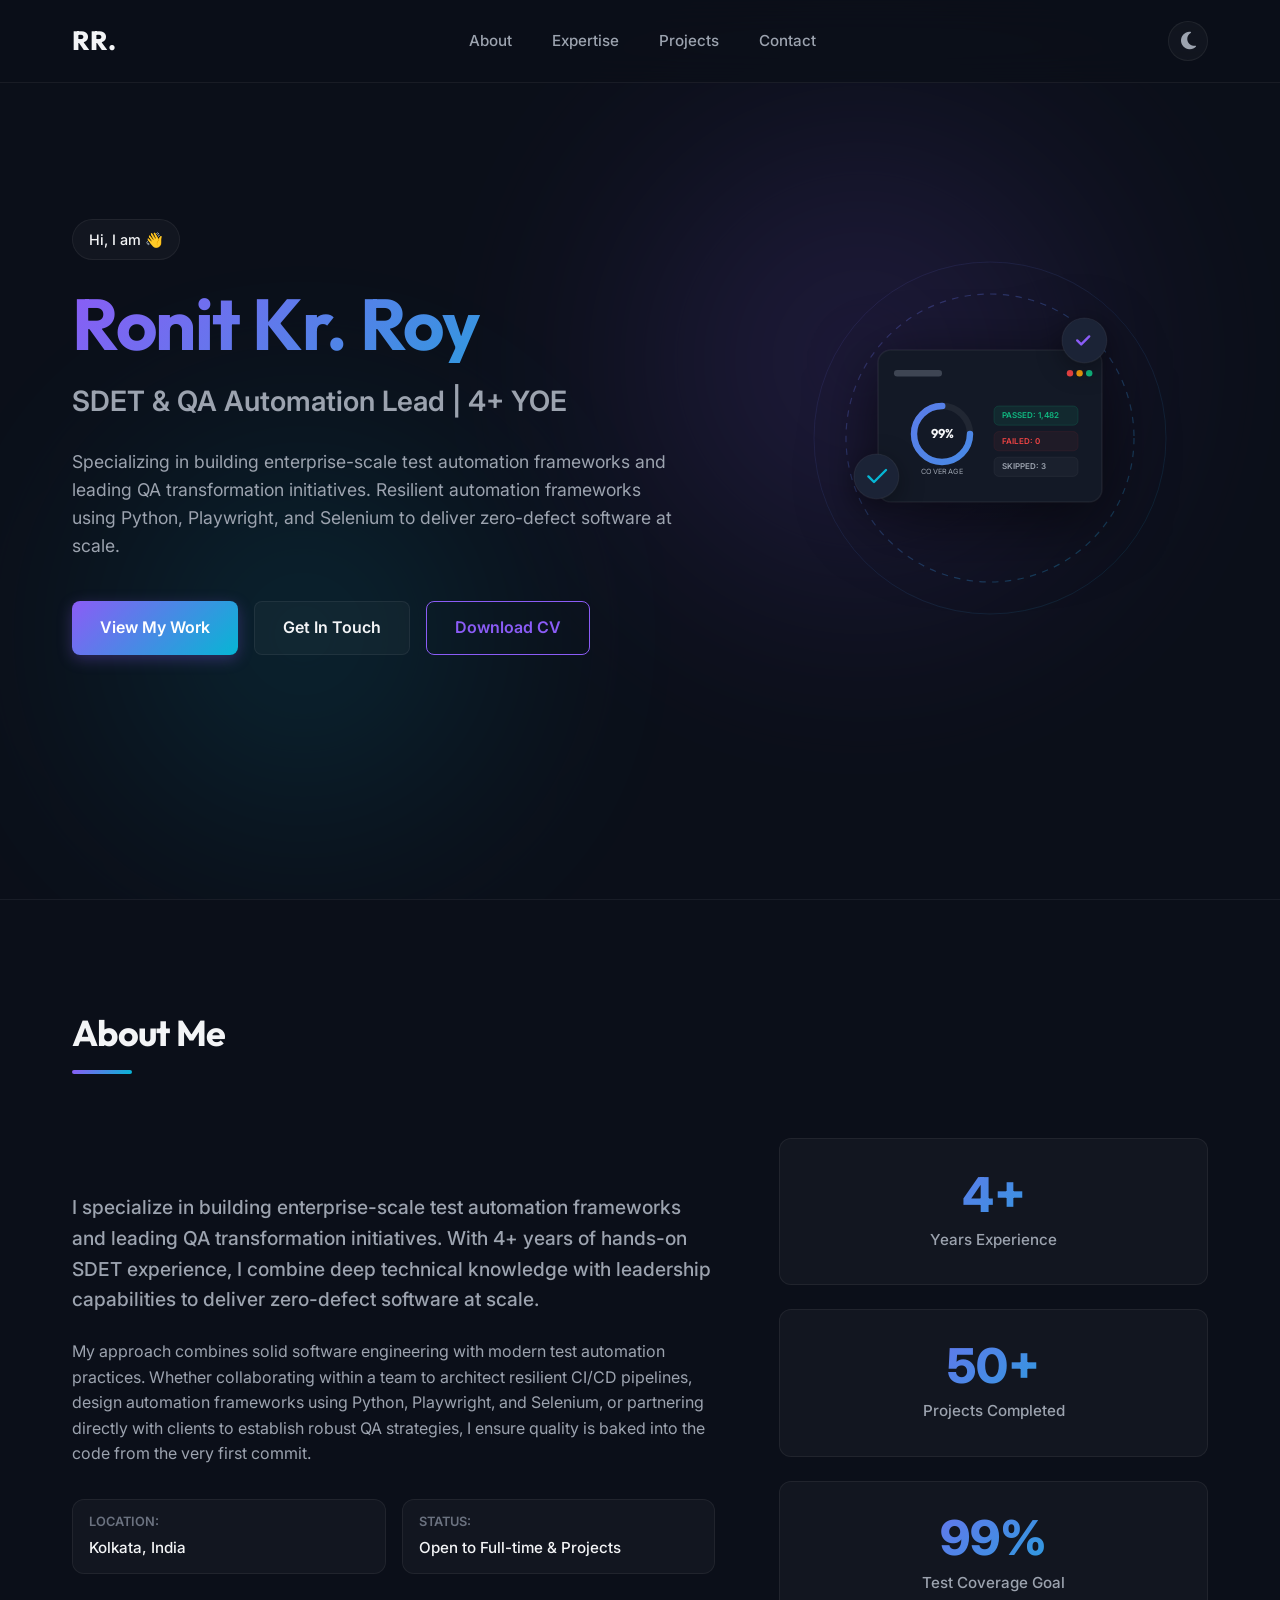
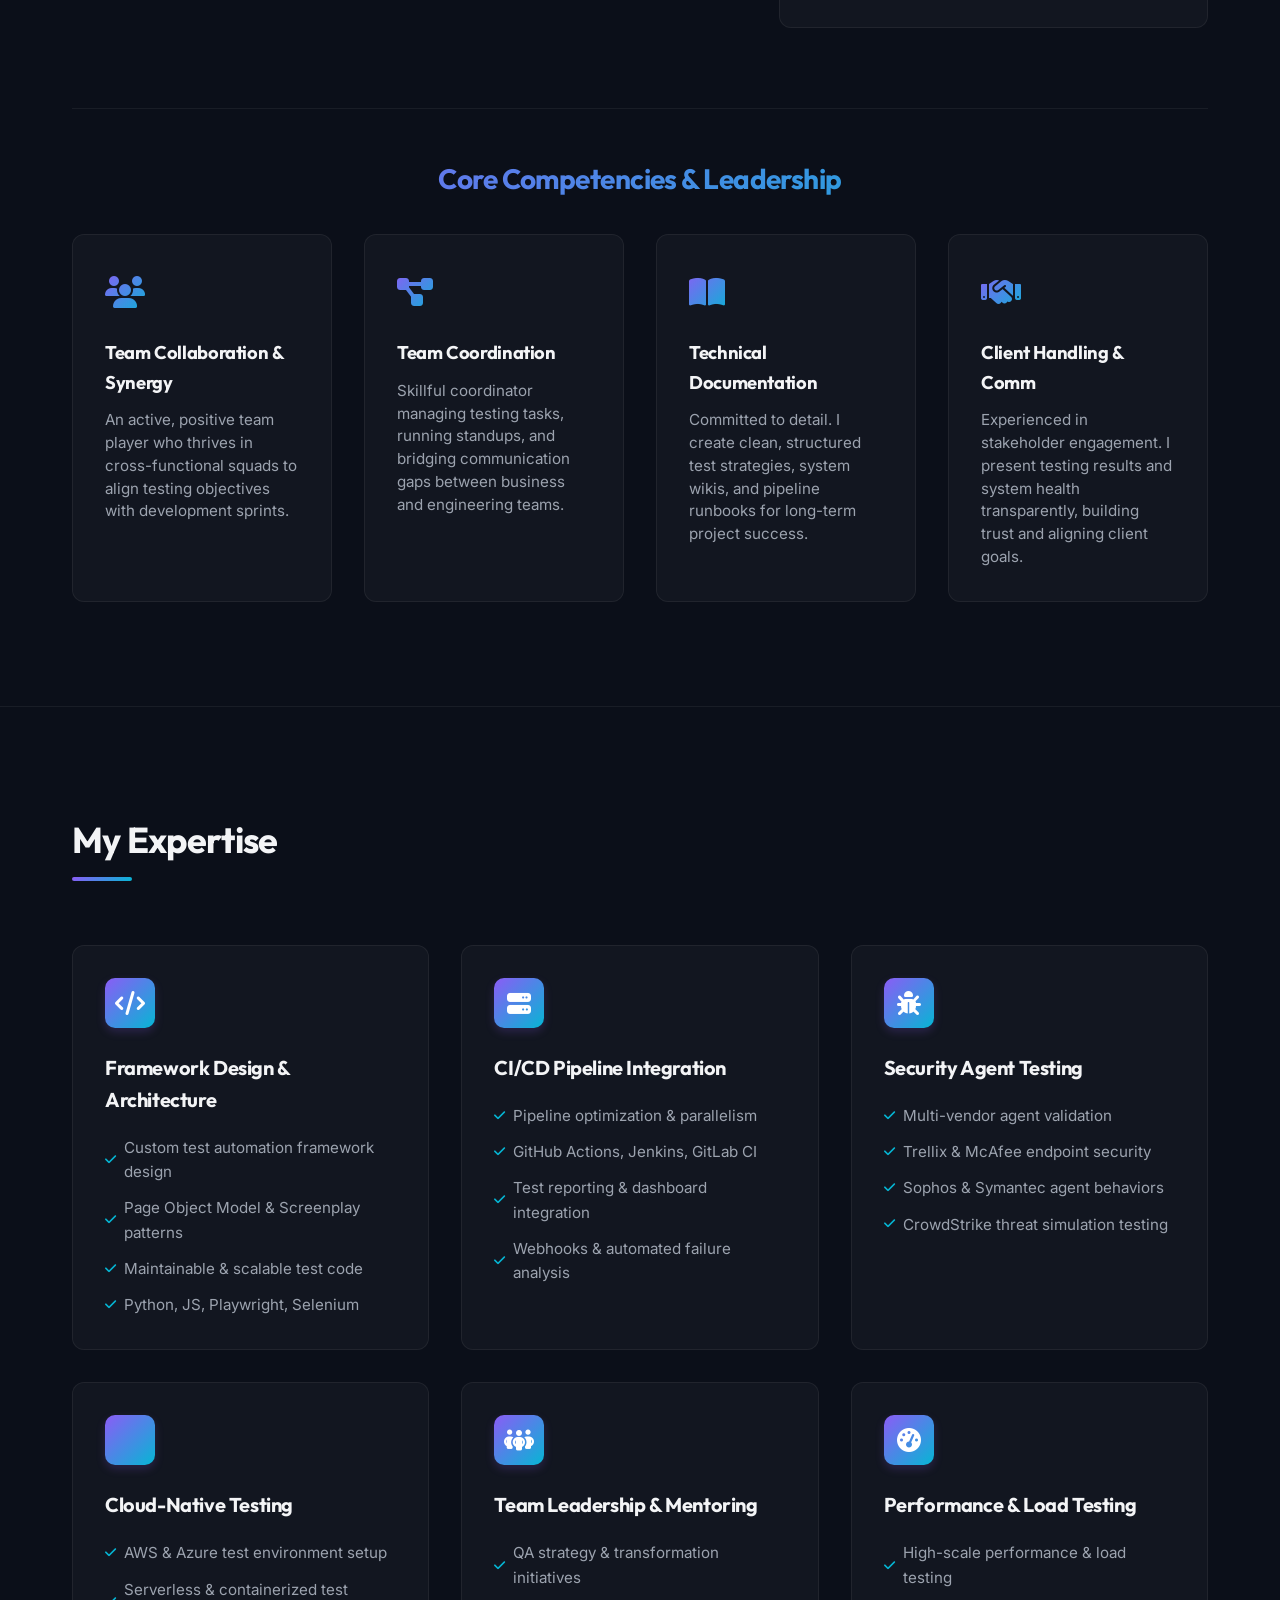
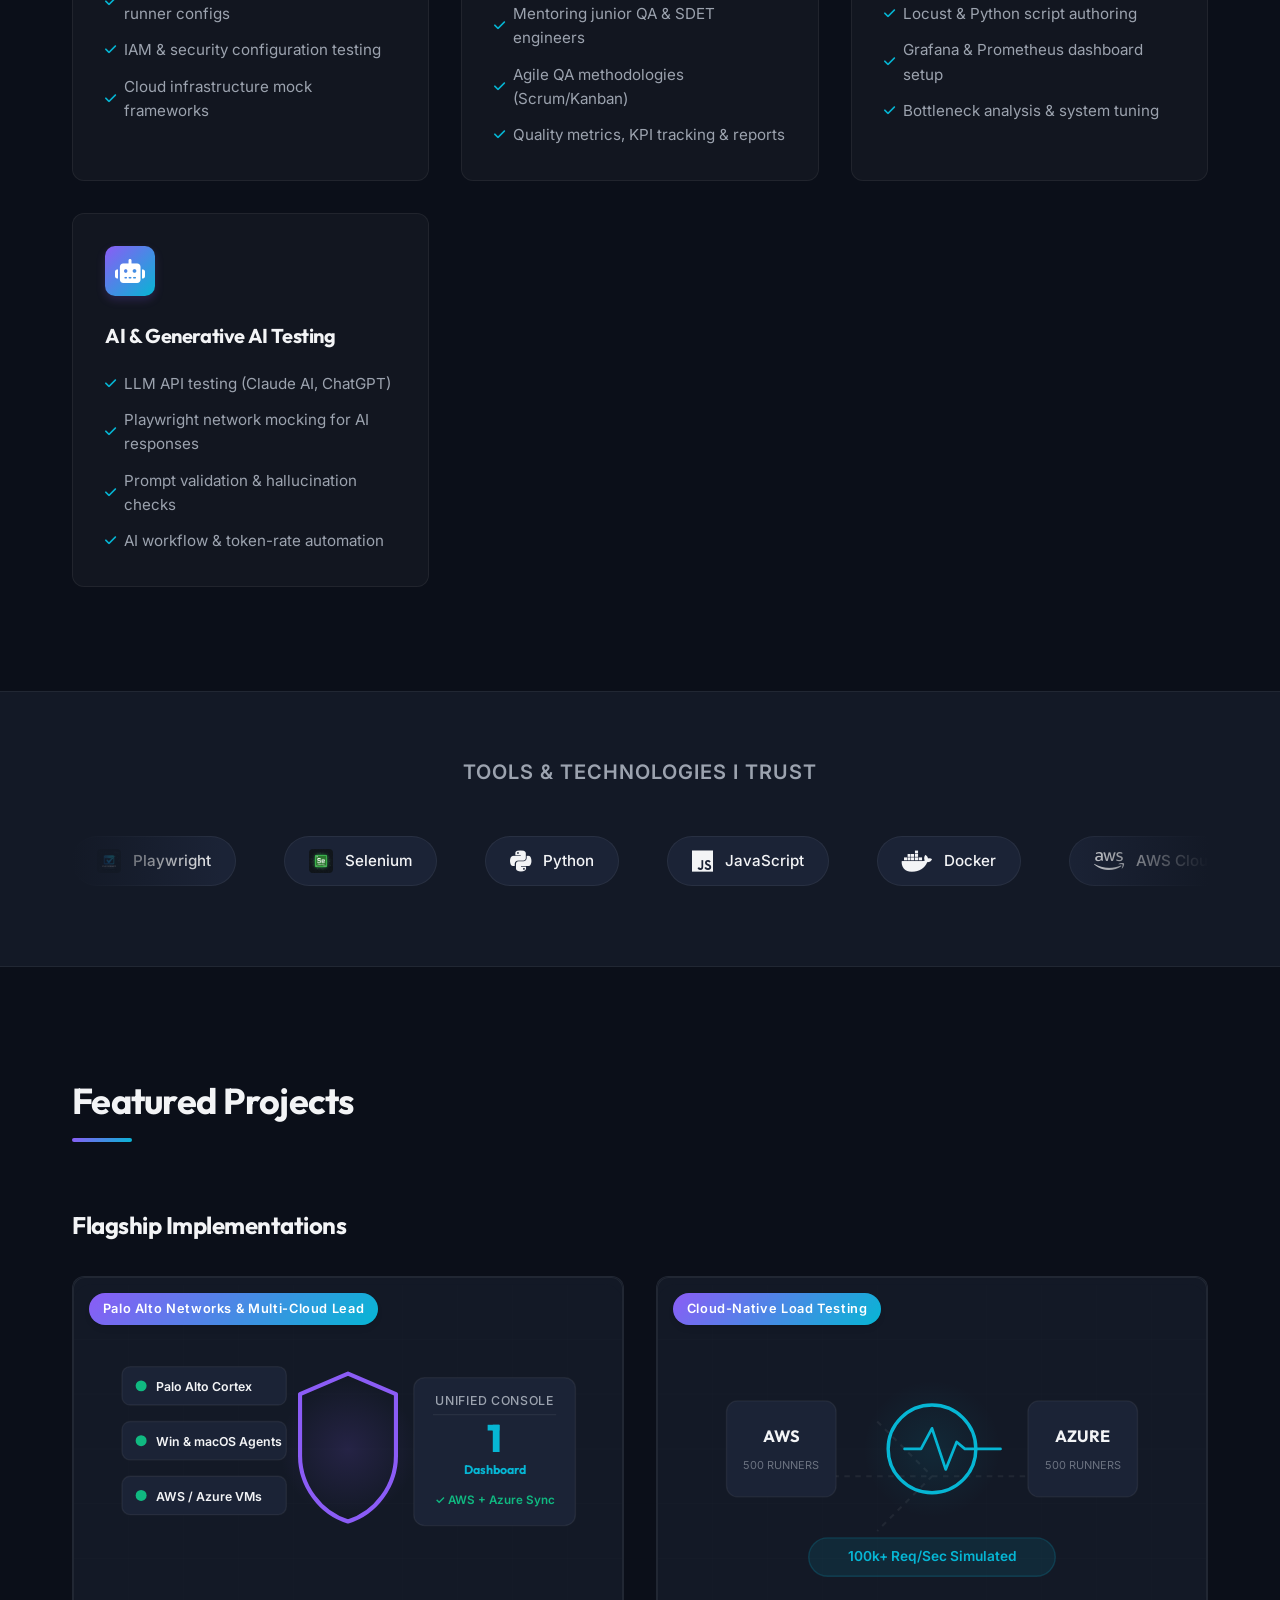
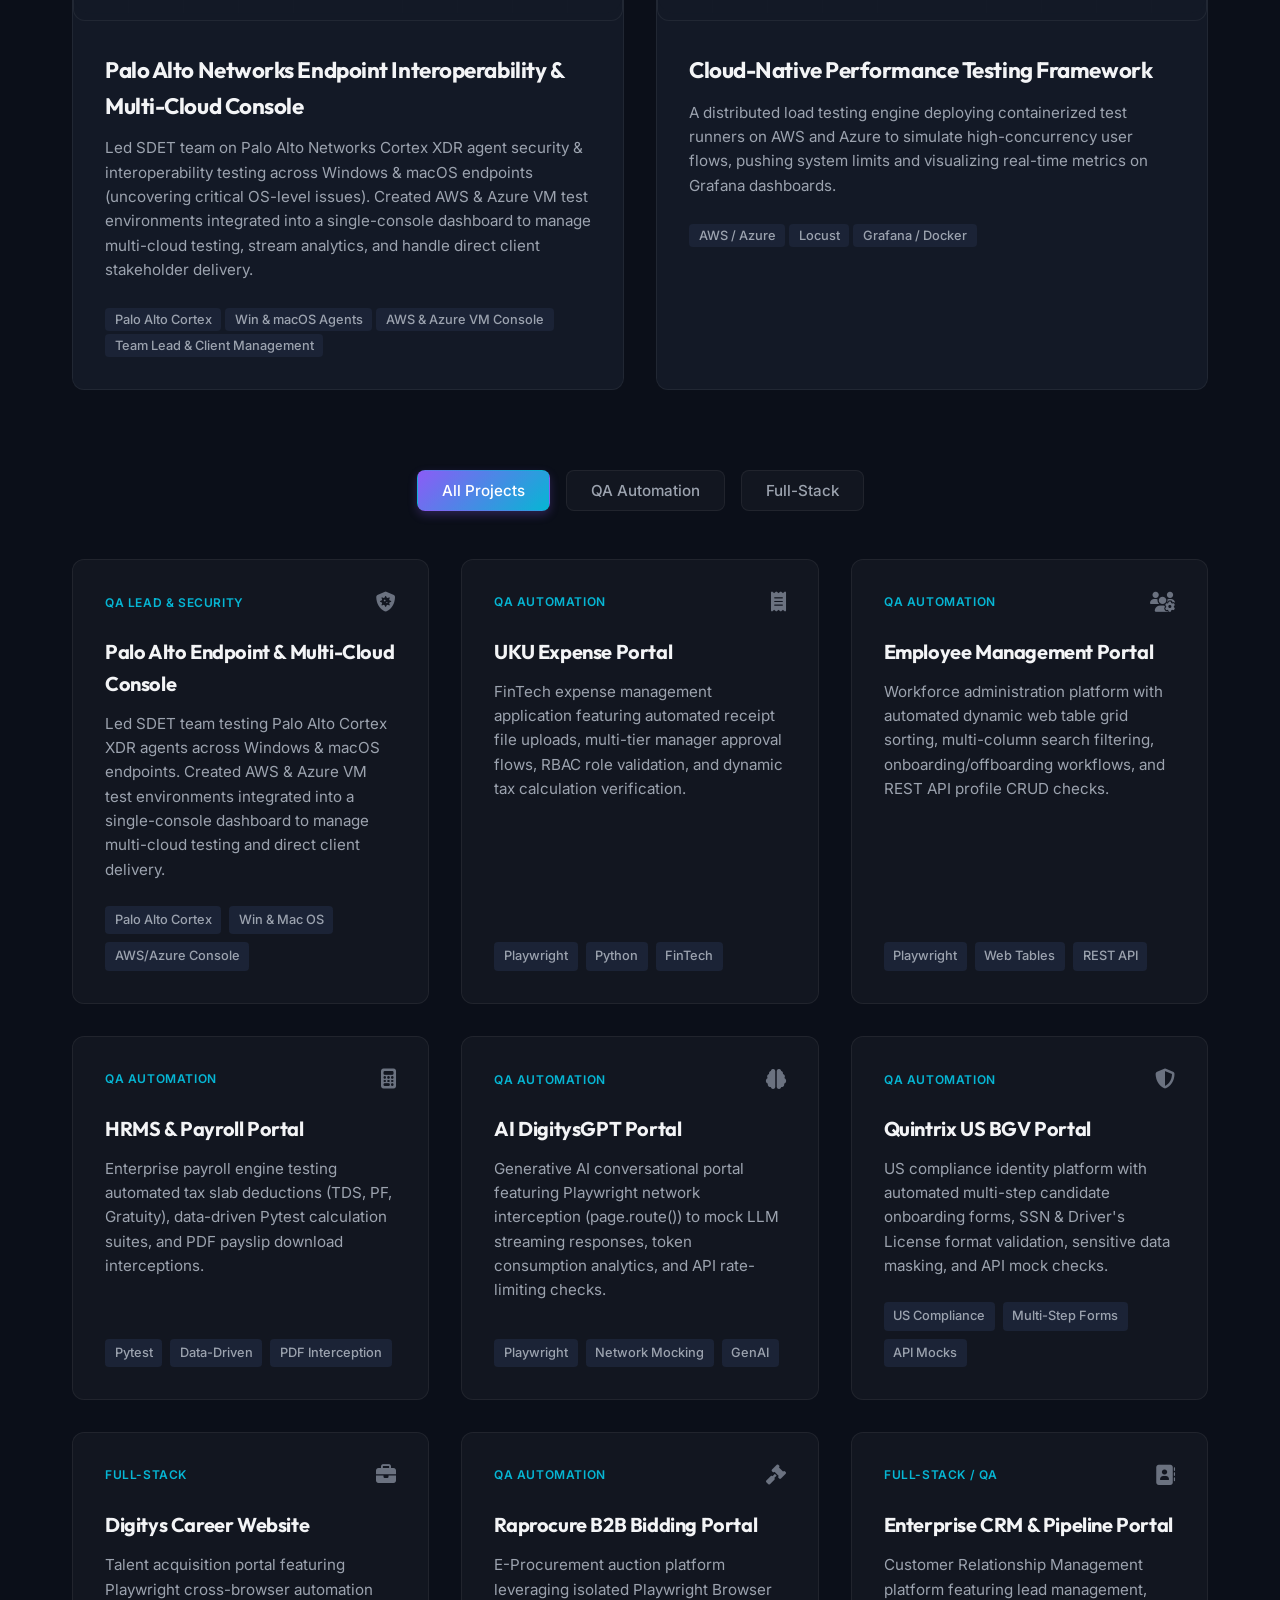
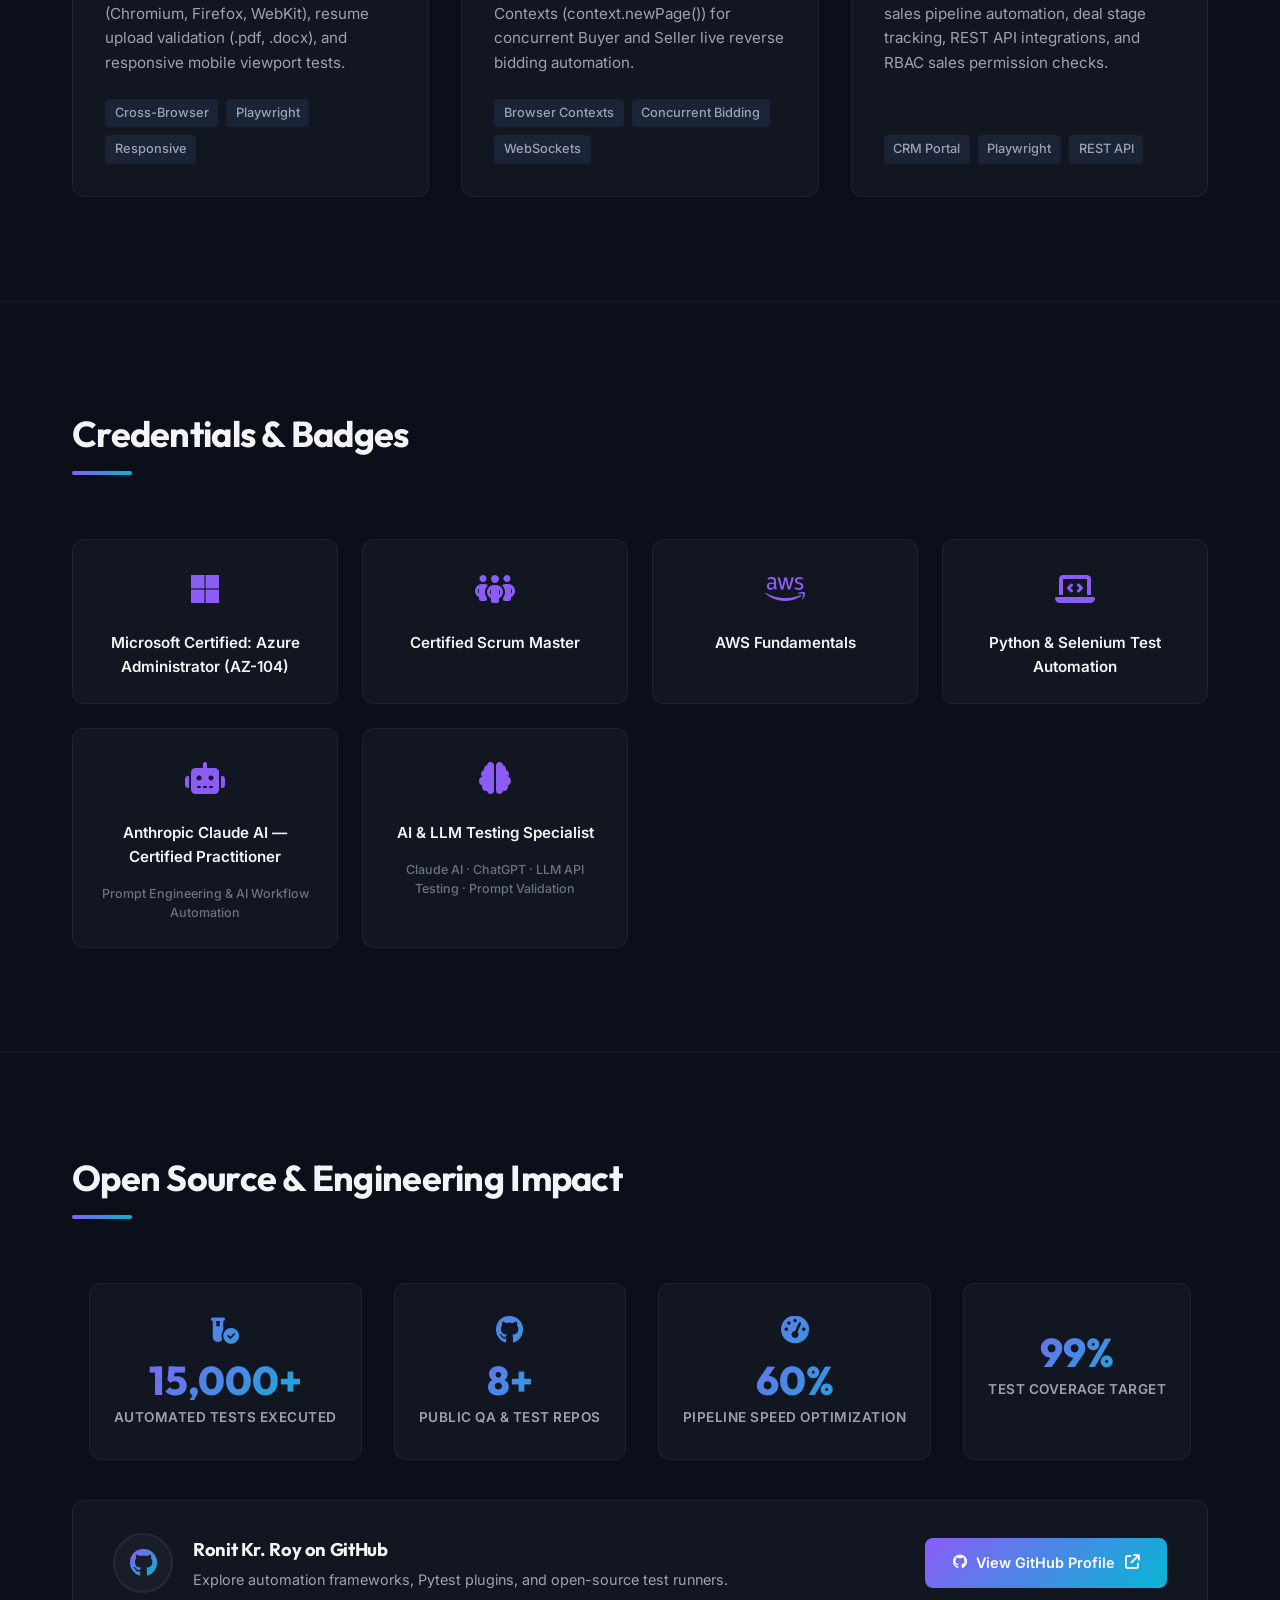
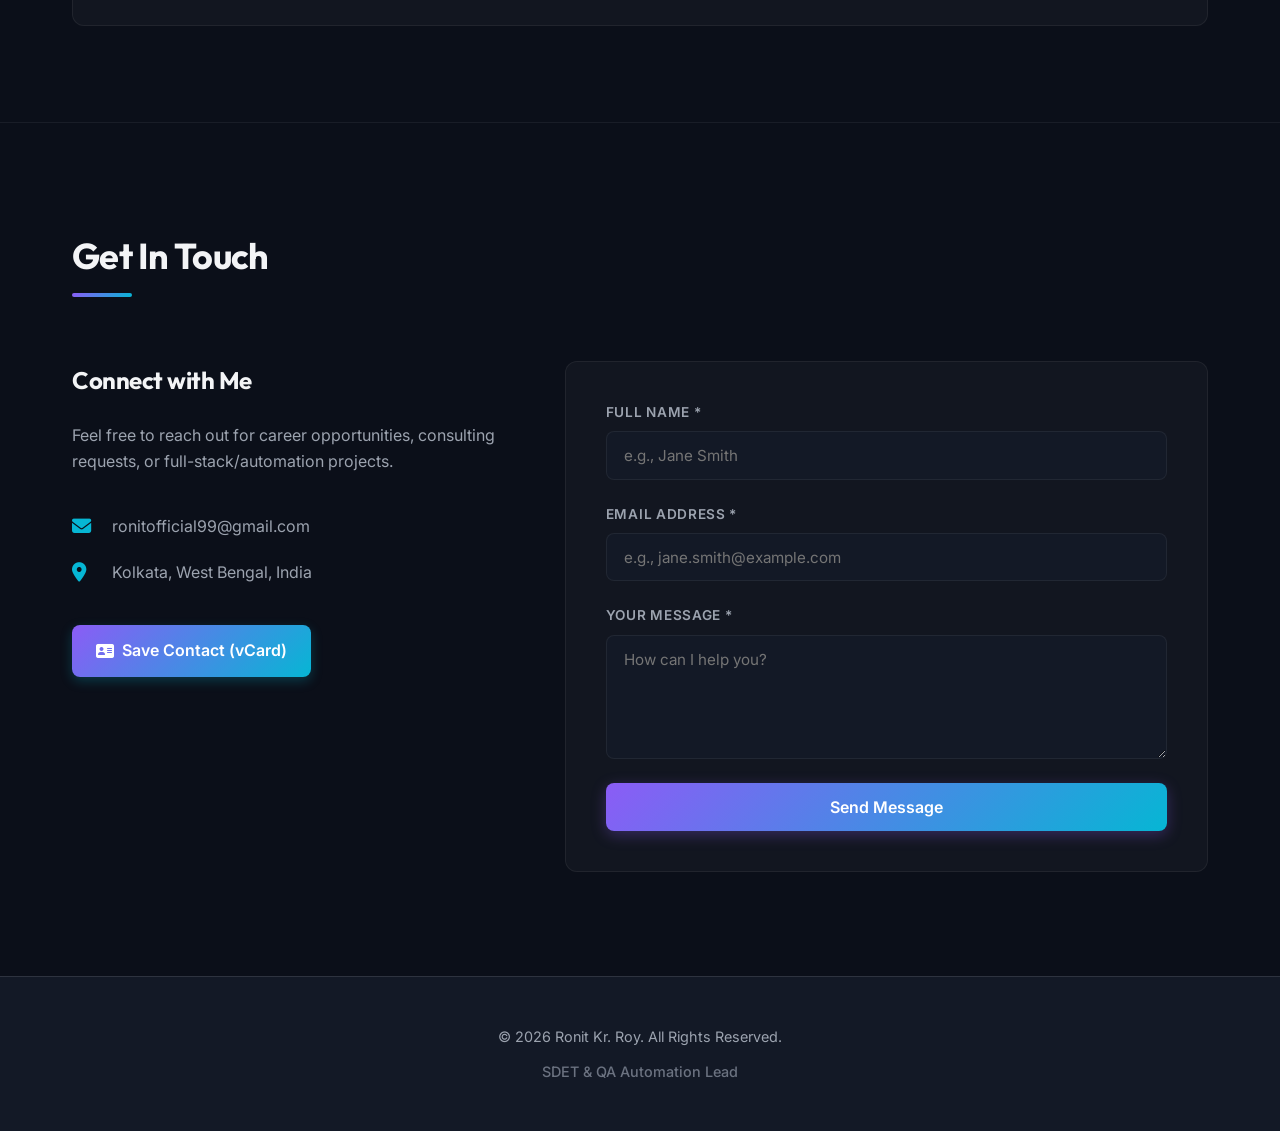
<file: index.html>
<!DOCTYPE html>
<html lang="en">
<head>
    <meta charset="UTF-8">
    <meta name="viewport" content="width=device-width, initial-scale=1.0">
    <!-- Comprehensive SEO Meta Tags -->
    <meta name="description" content="Official Portfolio of Ronit Kr. Roy — Software Engineer in Test (SDET) & QA Automation Lead | 3.6+ YOE in Palo Alto Networks endpoint interoperability, Python, Playwright, Selenium, AWS/Azure, & AI/LLM Testing.">
    <meta name="author" content="Ronit Kr. Roy">
    <meta name="keywords" content="Ronit Kr. Roy, SDET, QA Automation Lead, Software Engineer in Test, Playwright, Selenium, Python Automation, Palo Alto Networks, Endpoint Security Testing, Interoperability, AWS, Azure, Claude AI, Generative AI Testing, Pytest, REST API Automation, Kolkata India">
    <meta name="robots" content="index, follow, max-image-preview:large">
    <link rel="canonical" href="https://ronit-roy-portfolio.vercel.app/">

    <!-- Open Graph / Facebook / LinkedIn -->
    <meta property="og:type" content="website">
    <meta property="og:title" content="Ronit Kr. Roy | SDET & QA Automation Lead | 3.6+ YOE">
    <meta property="og:description" content="Specializing in enterprise test automation frameworks (Playwright, Python, Selenium), Palo Alto Networks endpoint security & interoperability testing, AWS/Azure multi-cloud dashboards, & AI/LLM testing.">
    <meta property="og:url" content="https://ronit-roy-portfolio.vercel.app/">
    <meta property="og:image" content="https://ronit-roy-portfolio.vercel.app/assets/profile_headshot.png">
    <meta property="og:site_name" content="Ronit Kr. Roy Portfolio">

    <!-- Twitter Card -->
    <meta property="twitter:card" content="summary_large_image">
    <meta property="twitter:title" content="Ronit Kr. Roy | SDET & QA Automation Lead | 3.6+ YOE">
    <meta property="twitter:description" content="Enterprise SDET Lead specializing in Python, Playwright, Palo Alto Networks security agent interoperability, AWS & Azure test automation.">
    <meta property="twitter:image" content="https://ronit-roy-portfolio.vercel.app/assets/profile_headshot.png">

    <!-- Favicon -->
    <link rel="icon" type="image/png" href="data:image/svg+xml,<svg xmlns=%22http://www.w3.org/2000/svg%22 viewBox=%220 0 100 100%22><text y=%22.9em%22 font-size=%2290%22>⚡</text></svg>">
    <title>Ronit Kr. Roy | SDET & QA Automation Lead | 4+ YOE</title>

    <!-- Google Fonts -->
    <link rel="preconnect" href="https://fonts.googleapis.com">
    <link rel="preconnect" href="https://fonts.gstatic.com" crossorigin>
    <link href="https://fonts.googleapis.com/css2?family=Outfit:wght@300;400;500;600;700;800&family=Inter:wght@300;400;500;600;700&display=swap" rel="stylesheet">
    
    <!-- FontAwesome for Icons -->
    <link rel="stylesheet" href="https://cdnjs.cloudflare.com/ajax/libs/font-awesome/6.4.0/css/all.min.css">
    
    <!-- Local Stylesheet -->
    <link rel="stylesheet" href="styles.css">
    
    <!-- Local Script -->
    <script src="script.js" defer></script>

    <!-- JSON-LD Structured Data (Schema.org) for Search Engines -->
    <script type="application/ld+json">
    {
      "@context": "https://schema.org",
      "@graph": [
        {
          "@type": "Person",
          "@id": "https://ronit-roy-portfolio.vercel.app/#person",
          "name": "Ronit Kr. Roy",
          "jobTitle": "Software Engineer in Test (SDET) & QA Automation Lead",
          "worksFor": {
            "@type": "Organization",
            "name": "CBNITS India Pvt. Ltd.",
            "sameAs": "https://www.cbnits.com/"
          },
          "address": {
            "@type": "PostalAddress",
            "addressLocality": "Kolkata",
            "addressCountry": "India"
          },
          "email": "mailto:ronitofficial99@gmail.com",
          "sameAs": [
            "https://github.com/Ronit-Kr-Roy",
            "https://ronit-roy-portfolio.vercel.app/"
          ],
          "knowsAbout": [
            "Software Test Engineering (SDET)",
            "QA Test Automation",
            "Palo Alto Networks Endpoint Security",
            "System Interoperability Testing",
            "Playwright",
            "Selenium WebDriver",
            "Python Test Automation",
            "Pytest",
            "AWS & Azure Multi-Cloud Test Infrastructure",
            "Anthropic Claude AI & Generative AI Testing",
            "Scrum Master / Agile QA Leadership"
          ]
        },
        {
          "@type": "WebSite",
          "@id": "https://ronit-roy-portfolio.vercel.app/#website",
          "url": "https://ronit-roy-portfolio.vercel.app/",
          "name": "Ronit Kr. Roy Portfolio",
          "description": "Professional Portfolio of Ronit Kr. Roy, SDET & QA Automation Lead",
          "publisher": {
            "@id": "https://ronit-roy-portfolio.vercel.app/#person"
          }
        }
      ]
    }
    </script>
</head>
<body>
    <!-- ─── Page Loader ─────────────────────────────────────────────────── -->
    <div id="page-loader" class="page-loader">
        <div class="loader-inner">
            <!-- Spinning gradient ring -->
            <div class="loader-ring">
                <div class="loader-ring-inner"></div>
            </div>
            <!-- Logo inside ring -->
            <div class="loader-logo">RR.</div>
        </div>
        <!-- Animated progress bar at bottom -->
        <div class="loader-bar-track">
            <div class="loader-bar-fill"></div>
        </div>
        <!-- Tagline -->
        <p class="loader-tagline">Building Quality. Shipping Confidence.</p>
    </div>

    <!-- Navigation Landmark -->
    <nav class="navbar">
        <div class="nav-container">
            <a href="#" class="nav-logo">RR.</a>
            
            <ul class="nav-links">
                <li><a href="#about" class="nav-link-item">About</a></li>
                <li><a href="#skills" class="nav-link-item">Expertise</a></li>
                <li><a href="#projects" class="nav-link-item">Projects</a></li>
                <li><a href="#contact" class="nav-link-item">Contact</a></li>
            </ul>

            <div class="nav-actions">
                <button id="theme-toggle" aria-label="Toggle dark/light theme" class="theme-toggle-btn">
                    <i class="fa-solid fa-moon moon-icon"></i>
                    <i class="fa-solid fa-sun sun-icon"></i>
                </button>
                <div class="burger" aria-label="Toggle mobile menu">
                    <div class="line1"></div>
                    <div class="line2"></div>
                    <div class="line3"></div>
                </div>
            </div>
        </div>
    </nav>

    <!-- Main Content Landmark -->
    <main>
        <!-- Hero Section -->
        <section id="hero" class="hero-section">
            <div class="hero-bg">
                <div class="glow-orb orb-1"></div>
                <div class="glow-orb orb-2"></div>
            </div>
            <div class="hero-container">
                <div class="hero-content reveal">
                    <div class="badge-wrapper">
                        <span class="greeting-badge"><span class="greeting">Hi, I am</span> 👋</span>
                    </div>
                    <h1 class="name">Ronit Kr. Roy</h1>
                    <p class="role">SDET & QA Automation Lead | 4+ YOE</p>
                    <p class="hero-description">
                        Specializing in building enterprise-scale test automation frameworks and leading QA transformation initiatives. Resilient automation frameworks using Python, Playwright, and Selenium to deliver zero-defect software at scale.
                    </p>
                    <div class="hero-ctas">
                        <a href="#projects" class="btn btn-primary">View My Work</a>
                        <a href="#contact" class="btn btn-secondary">Get In Touch</a>
                        <a href="resume.pdf" download class="btn btn-tertiary">Download CV</a>
                    </div>
                </div>
                <!-- Hero Visual Tech Illustration -->
                <div class="hero-visual reveal">
                    <svg viewBox="0 0 500 500" fill="none" xmlns="http://www.w3.org/2000/svg" class="hero-svg">
                        <!-- Background decorative elements -->
                        <circle cx="250" cy="250" r="180" stroke="url(#hero-grad)" stroke-width="1.5" stroke-dasharray="8 8" opacity="0.3" />
                        <circle cx="250" cy="250" r="220" stroke="url(#hero-grad)" stroke-width="1" opacity="0.15" />
                        
                        <!-- Glowing center background -->
                        <circle cx="250" cy="250" r="120" fill="url(#hero-glow)" opacity="0.1" />

                        <!-- Floating Dashboard Mockup -->
                        <rect x="110" y="140" width="280" height="190" rx="16" fill="var(--bg-secondary)" stroke="var(--card-border)" stroke-width="2" style="filter: drop-shadow(0px 20px 40px rgba(0,0,0,0.5));" />
                        
                        <!-- Dashboard Header -->
                        <rect x="130" y="165" width="60" height="8" rx="4" fill="var(--text-muted)" opacity="0.5" />
                        <circle cx="350" cy="169" r="4" fill="#ef4444" />
                        <circle cx="362" cy="169" r="4" fill="#f59e0b" />
                        <circle cx="374" cy="169" r="4" fill="#10b981" />
                        
                        <!-- Dashboard Content Grid -->
                        <!-- Big coverage circle -->
                        <circle cx="190" cy="245" r="35" stroke="var(--card-border)" stroke-width="8" fill="none" />
                        <circle cx="190" cy="245" r="35" stroke="url(#hero-grad)" stroke-width="8" stroke-dasharray="165 220" fill="none" stroke-linecap="round" />
                        <text x="190" y="250" font-family="'Outfit', sans-serif" font-weight="700" font-size="16" fill="var(--text-primary)" text-anchor="middle">99%</text>
                        <text x="190" y="295" font-family="'Inter', sans-serif" font-size="9" fill="var(--text-secondary)" text-anchor="middle" letter-spacing="0.5">COVERAGE</text>
                        
                        <!-- Metrics stats -->
                        <rect x="255" y="210" width="105" height="24" rx="6" fill="rgba(16, 185, 129, 0.1)" stroke="rgba(16, 185, 129, 0.2)" stroke-width="1" />
                        <text x="265" y="225" font-family="'Inter', sans-serif" font-weight="600" font-size="10" fill="#10b981">PASSED: 1,482</text>
                        
                        <rect x="255" y="242" width="105" height="24" rx="6" fill="rgba(239, 68, 68, 0.05)" stroke="rgba(239, 68, 68, 0.1)" stroke-width="1" />
                        <text x="265" y="257" font-family="'Inter', sans-serif" font-weight="600" font-size="10" fill="#ef4444">FAILED: 0</text>
                        
                        <rect x="255" y="274" width="105" height="24" rx="6" fill="var(--card-bg)" stroke="var(--card-border)" stroke-width="1" />
                        <text x="265" y="289" font-family="'Inter', sans-serif" font-weight="600" font-size="10" fill="var(--text-secondary)">SKIPPED: 3</text>

                        <!-- Floating tech badges -->
                        <g transform="translate(80, 270)" style="filter: drop-shadow(0px 8px 16px rgba(0,0,0,0.35));">
                            <circle cx="28" cy="28" r="28" fill="var(--bg-tertiary)" stroke="var(--card-border)" stroke-width="1.5" />
                            <path d="M18 28l7 7 15-15" stroke="var(--accent-secondary)" stroke-width="3" stroke-linecap="round" stroke-linejoin="round" />
                        </g>
                        
                        <g transform="translate(340, 100)" style="filter: drop-shadow(0px 8px 16px rgba(0,0,0,0.35));">
                            <circle cx="28" cy="28" r="28" fill="var(--bg-tertiary)" stroke="var(--card-border)" stroke-width="1.5" />
                            <path d="M19 28l5 5 10-10" stroke="var(--accent-primary)" stroke-width="3" stroke-linecap="round" stroke-linejoin="round" />
                        </g>
                        
                        <defs>
                            <linearGradient id="hero-grad" x1="0" y1="0" x2="500" y2="500" gradientUnits="userSpaceOnUse">
                                <stop offset="0%" stop-color="var(--accent-primary)" />
                                <stop offset="100%" stop-color="var(--accent-secondary)" />
                            </linearGradient>
                            <radialGradient id="hero-glow" cx="250" cy="250" r="120" gradientUnits="userSpaceOnUse">
                                <stop offset="0%" stop-color="var(--accent-primary)" stop-opacity="0.4" />
                                <stop offset="100%" stop-color="var(--accent-secondary)" stop-opacity="0" />
                            </radialGradient>
                        </defs>
                    </svg>
                </div>
            </div>
        </section>

        <!-- About Me Section -->
        <section id="about" class="about-section reveal">
            <div class="section-container">
                <div class="section-header">
                    <h2>About Me</h2>
                    <div class="header-bar"></div>
                </div>
                <div class="about-grid">
                    <div class="about-content">
                        <p class="lead-text">
                            I specialize in building enterprise-scale test automation frameworks and leading QA transformation initiatives. With 4+ years of hands-on SDET experience, I combine deep technical knowledge with leadership capabilities to deliver zero-defect software at scale.
                        </p>
                        <p>
                            My approach combines solid software engineering with modern test automation practices. Whether collaborating within a team to architect resilient CI/CD pipelines, design automation frameworks using Python, Playwright, and Selenium, or partnering directly with clients to establish robust QA strategies, I ensure quality is baked into the code from the very first commit.
                        </p>
                        <div class="personal-details">
                            <div class="detail-item">
                                <span class="detail-label">Location:</span>
                                <span class="detail-val">Kolkata, India</span>
                            </div>
                            <div class="detail-item">
                                <span class="detail-label">Status:</span>
                                <span class="detail-val">Open to Full-time & Projects</span>
                            </div>
                        </div>
                    </div>
                    <div class="about-stats">
                        <div class="stat-card">
                            <span class="stat-number">4+</span>
                            <span class="stat-label">Years Experience</span>
                        </div>
                        <div class="stat-card">
                            <span class="stat-number">50+</span>
                            <span class="stat-label">Projects Completed</span>
                        </div>
                        <div class="stat-card">
                            <span class="stat-number">99%</span>
                            <span class="stat-label">Test Coverage Goal</span>
                        </div>
                    </div>
                </div>
                
                <!-- Core Strengths & Soft Skills Grid -->
                <div class="strengths-container">
                    <h3 class="strengths-title">Core Competencies & Leadership</h3>
                    <div class="strengths-grid">
                        <div class="strength-card">
                            <div class="strength-icon">
                                <i class="fa-solid fa-users"></i>
                            </div>
                            <h4>Team Collaboration & Synergy</h4>
                            <p>An active, positive team player who thrives in cross-functional squads to align testing objectives with development sprints.</p>
                        </div>
                        <div class="strength-card">
                            <div class="strength-icon">
                                <i class="fa-solid fa-diagram-project"></i>
                            </div>
                            <h4>Team Coordination</h4>
                            <p>Skillful coordinator managing testing tasks, running standups, and bridging communication gaps between business and engineering teams.</p>
                        </div>
                        <div class="strength-card">
                            <div class="strength-icon">
                                <i class="fa-solid fa-book-open"></i>
                            </div>
                            <h4>Technical Documentation</h4>
                            <p>Committed to detail. I create clean, structured test strategies, system wikis, and pipeline runbooks for long-term project success.</p>
                        </div>
                        <div class="strength-card">
                            <div class="strength-icon">
                                <i class="fa-solid fa-handshake"></i>
                            </div>
                            <h4>Client Handling & Comm</h4>
                            <p>Experienced in stakeholder engagement. I present testing results and system health transparently, building trust and aligning client goals.</p>
                        </div>
                    </div>
                </div>
            </div>
        </section>

        <!-- Expertise/Skills Section -->
        <section id="skills" class="skills-section reveal">
            <div class="section-container">
                <div class="section-header">
                    <h2>My Expertise</h2>
                    <div class="header-bar"></div>
                </div>
                <div class="skills-grid">
                    <!-- Category 1: Framework Design & Architecture -->
                    <div class="skill-category-card">
                        <div class="category-icon-wrapper">
                            <i class="fa-solid fa-code"></i>
                        </div>
                        <h3>Framework Design & Architecture</h3>
                        <ul class="skill-list">
                            <li>Custom test automation framework design</li>
                            <li>Page Object Model & Screenplay patterns</li>
                            <li>Maintainable & scalable test code</li>
                            <li>Python, JS, Playwright, Selenium</li>
                        </ul>
                    </div>

                    <!-- Category 2: CI/CD Pipeline Integration -->
                    <div class="skill-category-card">
                        <div class="category-icon-wrapper">
                            <i class="fa-solid fa-server"></i>
                        </div>
                        <h3>CI/CD Pipeline Integration</h3>
                        <ul class="skill-list">
                            <li>Pipeline optimization & parallelism</li>
                            <li>GitHub Actions, Jenkins, GitLab CI</li>
                            <li>Test reporting & dashboard integration</li>
                            <li>Webhooks & automated failure analysis</li>
                        </ul>
                    </div>

                    <!-- Category 3: Security Agent Testing -->
                    <div class="skill-category-card">
                        <div class="category-icon-wrapper">
                            <i class="fa-solid fa-bug"></i>
                        </div>
                        <h3>Security Agent Testing</h3>
                        <ul class="skill-list">
                            <li>Multi-vendor agent validation</li>
                            <li>Trellix & McAfee endpoint security</li>
                            <li>Sophos & Symantec agent behaviors</li>
                            <li>CrowdStrike threat simulation testing</li>
                        </ul>
                    </div>

                    <!-- Category 4: Cloud-Native Testing -->
                    <div class="skill-category-card">
                        <div class="category-icon-wrapper">
                            <i class="fa-cloud"></i>
                        </div>
                        <h3>Cloud-Native Testing</h3>
                        <ul class="skill-list">
                            <li>AWS & Azure test environment setup</li>
                            <li>Serverless & containerized test runner configs</li>
                            <li>IAM & security configuration testing</li>
                            <li>Cloud infrastructure mock frameworks</li>
                        </ul>
                    </div>

                    <!-- Category 5: Team Leadership & Mentoring -->
                    <div class="skill-category-card">
                        <div class="category-icon-wrapper">
                            <i class="fa-solid fa-people-group"></i>
                        </div>
                        <h3>Team Leadership & Mentoring</h3>
                        <ul class="skill-list">
                            <li>QA strategy & transformation initiatives</li>
                            <li>Mentoring junior QA & SDET engineers</li>
                            <li>Agile QA methodologies (Scrum/Kanban)</li>
                            <li>Quality metrics, KPI tracking & reports</li>
                        </ul>
                    </div>

                    <!-- Category 6: Performance & Load Testing -->
                    <div class="skill-category-card">
                        <div class="category-icon-wrapper">
                            <i class="fa-solid fa-gauge-high"></i>
                        </div>
                        <h3>Performance & Load Testing</h3>
                        <ul class="skill-list">
                            <li>High-scale performance & load testing</li>
                            <li>Locust & Python script authoring</li>
                            <li>Grafana & Prometheus dashboard setup</li>
                            <li>Bottleneck analysis & system tuning</li>
                        </ul>
                    </div>

                    <!-- Category 7: AI & Generative AI Testing -->
                    <div class="skill-category-card">
                        <div class="category-icon-wrapper">
                            <i class="fa-solid fa-robot"></i>
                        </div>
                        <h3>AI & Generative AI Testing</h3>
                        <ul class="skill-list">
                            <li>LLM API testing (Claude AI, ChatGPT)</li>
                            <li>Playwright network mocking for AI responses</li>
                            <li>Prompt validation & hallucination checks</li>
                            <li>AI workflow & token-rate automation</li>
                        </ul>
                    </div>
                </div>
            </div>
        </section>

        <!-- Tech Stack Infinite Marquee -->
        <section class="tech-marquee-section reveal">
            <div class="marquee-container">
                <div class="marquee-title">Tools & Technologies I Trust</div>
                <div class="marquee-wrapper">
                    <div class="marquee-content">
                        <!-- Group 1 -->
                        <div class="tech-item"><img src="assets/playwright_icon.png" alt="Playwright" class="tech-img"><span>Playwright</span></div>
                        <div class="tech-item"><img src="assets/selenium_icon.png" alt="Selenium" class="tech-img"><span>Selenium</span></div>
                        <div class="tech-item"><i class="fa-brands fa-python"></i><span>Python</span></div>
                        <div class="tech-item"><i class="fa-brands fa-js"></i><span>JavaScript</span></div>
                        <div class="tech-item"><i class="fa-brands fa-docker"></i><span>Docker</span></div>
                        <div class="tech-item"><i class="fa-brands fa-aws"></i><span>AWS Cloud</span></div>
                        <div class="tech-item"><i class="fa-brands fa-git-alt"></i><span>Git</span></div>
                        <div class="tech-item"><img src="assets/ci_cd_icon.png" alt="CI/CD" class="tech-img"><span>Jenkins & CI/CD</span></div>
                        <div class="tech-item"><img src="assets/spring_icon.png" alt="Spring Boot" class="tech-img"><span>Spring Boot</span></div>
                        <div class="tech-item"><img src="assets/react_icon.png" alt="React" class="tech-img"><span>React.js</span></div>
                        <div class="tech-item"><i class="fa-solid fa-robot"></i><span>Claude AI</span></div>
                        <div class="tech-item"><i class="fa-solid fa-brain"></i><span>ChatGPT / LLMs</span></div>
                        <!-- Group 2 (duplicate for infinite scroll loop) -->
                        <div class="tech-item"><img src="assets/playwright_icon.png" alt="Playwright" class="tech-img"><span>Playwright</span></div>
                        <div class="tech-item"><img src="assets/selenium_icon.png" alt="Selenium" class="tech-img"><span>Selenium</span></div>
                        <div class="tech-item"><i class="fa-brands fa-python"></i><span>Python</span></div>
                        <div class="tech-item"><i class="fa-brands fa-js"></i><span>JavaScript</span></div>
                        <div class="tech-item"><i class="fa-brands fa-docker"></i><span>Docker</span></div>
                        <div class="tech-item"><i class="fa-brands fa-aws"></i><span>AWS Cloud</span></div>
                        <div class="tech-item"><i class="fa-brands fa-git-alt"></i><span>Git</span></div>
                        <div class="tech-item"><img src="assets/ci_cd_icon.png" alt="CI/CD" class="tech-img"><span>Jenkins & CI/CD</span></div>
                        <div class="tech-item"><img src="assets/spring_icon.png" alt="Spring Boot" class="tech-img"><span>Spring Boot</span></div>
                        <div class="tech-item"><img src="assets/react_icon.png" alt="React" class="tech-img"><span>React.js</span></div>
                        <div class="tech-item"><i class="fa-solid fa-robot"></i><span>Claude AI</span></div>
                        <div class="tech-item"><i class="fa-solid fa-brain"></i><span>ChatGPT / LLMs</span></div>
                    </div>
                </div>
            </div>
        </section>

        <!-- Featured Projects Section -->
        <section id="projects" class="projects-section reveal">
            <div class="section-container">
                <div class="section-header">
                    <h2>Featured Projects</h2>
                    <div class="header-bar"></div>
                </div>

                <!-- Highlight Projects Section -->
                <div class="highlight-projects-container">
                    <h3 class="subsection-title">Flagship Implementations</h3>
                    <div class="highlight-grid">
                        <!-- Highlight Project 1 -->
                        <div class="highlight-project">
                            <span class="highlight-badge">Palo Alto Networks & Multi-Cloud Lead</span>
                            <div class="project-img-wrapper">
                                <svg viewBox="0 0 400 240" fill="none" xmlns="http://www.w3.org/2000/svg" class="project-svg">
                                    <rect width="400" height="240" rx="12" fill="var(--bg-secondary)" />
                                    <path d="M0 40h400M0 80h400M0 120h400M0 160h400M0 200h400M40 0v240M80 0v240M120 0v240M160 0v240M200 0v240M240 0v240M280 0v240M320 0v240M360 0v240" stroke="var(--card-border)" stroke-width="0.5" opacity="0.3"/>
                                    
                                    <circle cx="200" cy="120" r="50" fill="url(#proj1-glow)" opacity="0.15" />
                                    <path d="M200 65l35 15v45c0 22-15 42-35 48-20-6-35-26-35-48V80l35-15z" fill="none" stroke="var(--accent-primary)" stroke-width="3" stroke-linejoin="round" />
                                    
                                    <g transform="translate(35, 60)">
                                        <rect x="0" y="0" width="120" height="28" rx="6" fill="var(--bg-tertiary)" stroke="var(--card-border)" stroke-width="1"/>
                                        <circle cx="14" cy="14" r="4" fill="#10b981"/>
                                        <text x="25" y="18" font-family="'Inter', sans-serif" font-size="9" fill="var(--text-primary)" font-weight="600">Palo Alto Cortex</text>
                                    </g>
                                    <g transform="translate(35, 100)">
                                        <rect x="0" y="0" width="120" height="28" rx="6" fill="var(--bg-tertiary)" stroke="var(--card-border)" stroke-width="1"/>
                                        <circle cx="14" cy="14" r="4" fill="#10b981"/>
                                        <text x="25" y="18" font-family="'Inter', sans-serif" font-size="9" fill="var(--text-primary)" font-weight="600">Win & macOS Agents</text>
                                    </g>
                                    <g transform="translate(35, 140)">
                                        <rect x="0" y="0" width="120" height="28" rx="6" fill="var(--bg-tertiary)" stroke="var(--card-border)" stroke-width="1"/>
                                        <circle cx="14" cy="14" r="4" fill="#10b981"/>
                                        <text x="25" y="18" font-family="'Inter', sans-serif" font-size="9" fill="var(--text-primary)" font-weight="600">AWS / Azure VMs</text>
                                    </g>
                                    
                                    <rect x="248" y="68" width="118" height="108" rx="8" fill="var(--bg-tertiary)" stroke="var(--card-border)" stroke-width="1" />
                                    <!-- Label -->
                                    <text x="307" y="88" text-anchor="middle" font-family="'Inter', sans-serif" font-size="9" fill="var(--text-secondary)" font-weight="500" letter-spacing="0.5">UNIFIED CONSOLE</text>
                                    <!-- Divider -->
                                    <line x1="262" y1="95" x2="352" y2="95" stroke="var(--card-border)" stroke-width="0.8"/>
                                    <!-- Big metric: 1 on its own line -->
                                    <text x="307" y="122" text-anchor="middle" font-family="'Outfit', sans-serif" font-size="28" font-weight="800" fill="var(--accent-secondary)">1</text>
                                    <!-- Sub-label below metric -->
                                    <text x="307" y="138" text-anchor="middle" font-family="'Outfit', sans-serif" font-size="9" font-weight="700" fill="var(--accent-secondary)">Dashboard</text>
                                    <!-- Green badge row -->
                                    <text x="307" y="160" text-anchor="middle" font-family="'Inter', sans-serif" font-size="8.5" fill="#10b981" font-weight="600">✓ AWS + Azure Sync</text>
                                    
                                    <defs>
                                        <radialGradient id="proj1-glow" cx="200" cy="120" r="50" gradientUnits="userSpaceOnUse">
                                            <stop offset="0%" stop-color="var(--accent-primary)" />
                                            <stop offset="100%" stop-color="var(--accent-primary)" stop-opacity="0" />
                                        </radialGradient>
                                    </defs>
                                </svg>
                            </div>
                            <div class="highlight-project-content">
                                <h4>Palo Alto Networks Endpoint Interoperability & Multi-Cloud Console</h4>
                                <p>Led SDET team on Palo Alto Networks Cortex XDR agent security & interoperability testing across Windows & macOS endpoints (uncovering critical OS-level issues). Created AWS & Azure VM test environments integrated into a single-console dashboard to manage multi-cloud testing, stream analytics, and handle direct client stakeholder delivery.</p>
                                <div class="project-tech-tags">
                                    <span class="tech-tag">Palo Alto Cortex</span>
                                    <span class="tech-tag">Win & macOS Agents</span>
                                    <span class="tech-tag">AWS & Azure VM Console</span>
                                    <span class="tech-tag">Team Lead & Client Management</span>
                                </div>
                            </div>
                        </div>

                        <!-- Highlight Project 2 -->
                        <div class="highlight-project">
                            <span class="highlight-badge">Cloud-Native Load Testing</span>
                            <div class="project-img-wrapper">
                                <svg viewBox="0 0 400 240" fill="none" xmlns="http://www.w3.org/2000/svg" class="project-svg">
                                    <rect width="400" height="240" rx="12" fill="var(--bg-secondary)" />
                                    <path d="M0 40h400M0 80h400M0 120h400M0 160h400M0 200h400M40 0v240M80 0v240M120 0v240M160 0v240M200 0v240M240 0v240M280 0v240M320 0v240M360 0v240" stroke="var(--card-border)" stroke-width="0.5" opacity="0.3"/>
                                    
                                    <path d="M120 140h160M160 100l40 40-40 40" stroke="var(--card-border)" stroke-width="1.5" stroke-dasharray="4 4" />
                                    
                                    <rect x="50" y="85" width="80" height="70" rx="8" fill="var(--bg-tertiary)" stroke="var(--card-border)" stroke-width="1" />
                                    <text x="90" y="115" font-family="'Outfit', sans-serif" font-size="12" font-weight="700" fill="var(--text-primary)" text-anchor="middle">AWS</text>
                                    <text x="90" y="135" font-family="'Inter', sans-serif" font-size="8" fill="var(--text-muted)" text-anchor="middle">500 RUNNERS</text>
                                    
                                    <rect x="270" y="85" width="80" height="70" rx="8" fill="var(--bg-tertiary)" stroke="var(--card-border)" stroke-width="1" />
                                    <text x="310" y="115" font-family="'Outfit', sans-serif" font-size="12" font-weight="700" fill="var(--text-primary)" text-anchor="middle">AZURE</text>
                                    <text x="310" y="135" font-family="'Inter', sans-serif" font-size="8" fill="var(--text-muted)" text-anchor="middle">500 RUNNERS</text>
                                    
                                    <g transform="translate(150, 70)">
                                        <rect width="100" height="100" rx="50" fill="url(#proj2-glow)" opacity="0.1" />
                                        <circle cx="50" cy="50" r="32" stroke="var(--accent-secondary)" stroke-width="2.5" fill="none" />
                                        <path d="M30 50h12l8-15 10 30 8-20 6 5h26" stroke="var(--accent-secondary)" stroke-width="2" stroke-linecap="round" stroke-linejoin="round" />
                                    </g>
                                    
                                    <rect x="110" y="185" width="180" height="28" rx="14" fill="rgba(6, 182, 212, 0.1)" stroke="rgba(6, 182, 212, 0.2)" stroke-width="1" />
                                    <text x="200" y="202" font-family="'Inter', sans-serif" font-size="10" font-weight="600" fill="var(--accent-secondary)" text-anchor="middle">100k+ Req/Sec Simulated</text>
                                    
                                    <defs>
                                        <radialGradient id="proj2-glow" cx="50" cy="50" r="50" gradientUnits="userSpaceOnUse">
                                            <stop offset="0%" stop-color="var(--accent-secondary)" />
                                            <stop offset="100%" stop-color="var(--accent-secondary)" stop-opacity="0" />
                                        </radialGradient>
                                    </defs>
                                </svg>
                            </div>
                            <div class="highlight-project-content">
                                <h4>Cloud-Native Performance Testing Framework</h4>
                                <p>A distributed load testing engine deploying containerized test runners on AWS and Azure to simulate high-concurrency user flows, pushing system limits and visualizing real-time metrics on Grafana dashboards.</p>
                                <div class="project-tech-tags">
                                    <span class="tech-tag">AWS / Azure</span>
                                    <span class="tech-tag">Locust</span>
                                    <span class="tech-tag">Grafana / Docker</span>
                                </div>
                            </div>
                        </div>
                    </div>
                </div>

                <!-- Project Filter Controls -->
                <div class="project-filters">
                    <button class="filter-btn active" data-filter="all">All Projects</button>
                    <button class="filter-btn" data-filter="qa">QA Automation</button>
                    <button class="filter-btn" data-filter="fullstack">Full-Stack</button>
                </div>

                <!-- Detailed Projects Grid (8 Featured Enterprise Projects) -->
                <div class="projects-grid">
                    <!-- Project 0: Palo Alto Networks Endpoint & Interoperability -->
                    <div class="project-detailed-card" data-category="qa">
                        <div class="project-card-header">
                            <span class="category-tag">QA Lead & Security</span>
                            <i class="fa-solid fa-shield-virus"></i>
                        </div>
                        <h4>Palo Alto Endpoint & Multi-Cloud Console</h4>
                        <p>Led SDET team testing Palo Alto Cortex XDR agents across Windows & macOS endpoints. Created AWS & Azure VM test environments integrated into a single-console dashboard to manage multi-cloud testing and direct client delivery.</p>
                        <div class="project-card-footer">
                            <span class="tech-tag">Palo Alto Cortex</span>
                            <span class="tech-tag">Win & Mac OS</span>
                            <span class="tech-tag">AWS/Azure Console</span>
                        </div>
                    </div>

                    <!-- Project 1: UKU Expense Portal -->
                    <div class="project-detailed-card" data-category="qa">
                        <div class="project-card-header">
                            <span class="category-tag">QA Automation</span>
                            <i class="fa-solid fa-receipt"></i>
                        </div>
                        <h4>UKU Expense Portal</h4>
                        <p>FinTech expense management application featuring automated receipt file uploads, multi-tier manager approval flows, RBAC role validation, and dynamic tax calculation verification.</p>
                        <div class="project-card-footer">
                            <span class="tech-tag">Playwright</span>
                            <span class="tech-tag">Python</span>
                            <span class="tech-tag">FinTech</span>
                        </div>
                    </div>

                    <!-- Project 2: Employee Management Portal -->
                    <div class="project-detailed-card" data-category="qa">
                        <div class="project-card-header">
                            <span class="category-tag">QA Automation</span>
                            <i class="fa-solid fa-users-gear"></i>
                        </div>
                        <h4>Employee Management Portal</h4>
                        <p>Workforce administration platform with automated dynamic web table grid sorting, multi-column search filtering, onboarding/offboarding workflows, and REST API profile CRUD checks.</p>
                        <div class="project-card-footer">
                            <span class="tech-tag">Playwright</span>
                            <span class="tech-tag">Web Tables</span>
                            <span class="tech-tag">REST API</span>
                        </div>
                    </div>

                    <!-- Project 3: HRMS & Payroll Portal -->
                    <div class="project-detailed-card" data-category="qa">
                        <div class="project-card-header">
                            <span class="category-tag">QA Automation</span>
                            <i class="fa-solid fa-calculator"></i>
                        </div>
                        <h4>HRMS & Payroll Portal</h4>
                        <p>Enterprise payroll engine testing automated tax slab deductions (TDS, PF, Gratuity), data-driven Pytest calculation suites, and PDF payslip download interceptions.</p>
                        <div class="project-card-footer">
                            <span class="tech-tag">Pytest</span>
                            <span class="tech-tag">Data-Driven</span>
                            <span class="tech-tag">PDF Interception</span>
                        </div>
                    </div>

                    <!-- Project 4: AI DigitysGPT Portal -->
                    <div class="project-detailed-card" data-category="qa">
                        <div class="project-card-header">
                            <span class="category-tag">QA Automation</span>
                            <i class="fa-solid fa-brain"></i>
                        </div>
                        <h4>AI DigitysGPT Portal</h4>
                        <p>Generative AI conversational portal featuring Playwright network interception (page.route()) to mock LLM streaming responses, token consumption analytics, and API rate-limiting checks.</p>
                        <div class="project-card-footer">
                            <span class="tech-tag">Playwright</span>
                            <span class="tech-tag">Network Mocking</span>
                            <span class="tech-tag">GenAI</span>
                        </div>
                    </div>

                    <!-- Project 5: Quintrix US Background Verification Portal -->
                    <div class="project-detailed-card" data-category="qa">
                        <div class="project-card-header">
                            <span class="category-tag">QA Automation</span>
                            <i class="fa-solid fa-shield-halved"></i>
                        </div>
                        <h4>Quintrix US BGV Portal</h4>
                        <p>US compliance identity platform with automated multi-step candidate onboarding forms, SSN & Driver's License format validation, sensitive data masking, and API mock checks.</p>
                        <div class="project-card-footer">
                            <span class="tech-tag">US Compliance</span>
                            <span class="tech-tag">Multi-Step Forms</span>
                            <span class="tech-tag">API Mocks</span>
                        </div>
                    </div>

                    <!-- Project 6: Digitys Career Website -->
                    <div class="project-detailed-card" data-category="fullstack">
                        <div class="project-card-header">
                            <span class="category-tag">Full-Stack</span>
                            <i class="fa-solid fa-briefcase"></i>
                        </div>
                        <h4>Digitys Career Website</h4>
                        <p>Talent acquisition portal featuring Playwright cross-browser automation (Chromium, Firefox, WebKit), resume upload validation (.pdf, .docx), and responsive mobile viewport tests.</p>
                        <div class="project-card-footer">
                            <span class="tech-tag">Cross-Browser</span>
                            <span class="tech-tag">Playwright</span>
                            <span class="tech-tag">Responsive</span>
                        </div>
                    </div>

                    <!-- Project 7: Raprocure Web Portal (B2B E-Procurement) -->
                    <div class="project-detailed-card" data-category="qa">
                        <div class="project-card-header">
                            <span class="category-tag">QA Automation</span>
                            <i class="fa-solid fa-gavel"></i>
                        </div>
                        <h4>Raprocure B2B Bidding Portal</h4>
                        <p>E-Procurement auction platform leveraging isolated Playwright Browser Contexts (context.newPage()) for concurrent Buyer and Seller live reverse bidding automation.</p>
                        <div class="project-card-footer">
                            <span class="tech-tag">Browser Contexts</span>
                            <span class="tech-tag">Concurrent Bidding</span>
                            <span class="tech-tag">WebSockets</span>
                        </div>
                    </div>

                    <!-- Project 8: Enterprise CRM & Pipeline Portal -->
                    <div class="project-detailed-card" data-category="fullstack">
                        <div class="project-card-header">
                            <span class="category-tag">Full-Stack / QA</span>
                            <i class="fa-solid fa-address-book"></i>
                        </div>
                        <h4>Enterprise CRM & Pipeline Portal</h4>
                        <p>Customer Relationship Management platform featuring lead management, sales pipeline automation, deal stage tracking, REST API integrations, and RBAC sales permission checks.</p>
                        <div class="project-card-footer">
                            <span class="tech-tag">CRM Portal</span>
                            <span class="tech-tag">Playwright</span>
                            <span class="tech-tag">REST API</span>
                        </div>
                    </div>
                </div>
            </div>
        </section>

        <!-- Certifications Section -->
        <section id="certifications" class="certifications-section reveal">
            <div class="section-container">
                <div class="section-header">
                    <h2>Credentials & Badges</h2>
                    <div class="header-bar"></div>
                </div>
                <div class="badges-grid">
                    <div class="badge">
                        <div class="badge-icon">
                            <i class="fa-brands fa-microsoft"></i>
                        </div>
                        <span class="badge-title">Microsoft Certified: Azure Administrator (AZ-104)</span>
                    </div>
                    <div class="badge">
                        <div class="badge-icon">
                            <i class="fa-solid fa-people-group"></i>
                        </div>
                        <span class="badge-title">Certified Scrum Master</span>
                    </div>
                    <div class="badge">
                        <div class="badge-icon">
                            <i class="fa-brands fa-aws"></i>
                        </div>
                        <span class="badge-title">AWS Fundamentals</span>
                    </div>
                    <div class="badge">
                        <div class="badge-icon">
                            <i class="fa-solid fa-laptop-code"></i>
                        </div>
                        <span class="badge-title">Python & Selenium Test Automation</span>
                    </div>
                    <!-- Claude AI Certification -->
                    <div class="badge">
                        <div class="badge-icon">
                            <i class="fa-solid fa-robot"></i>
                        </div>
                        <span class="badge-title">Anthropic Claude AI — Certified Practitioner</span>
                        <span class="badge-sub">Prompt Engineering & AI Workflow Automation</span>
                    </div>
                    <!-- AI/ML Testing -->
                    <div class="badge">
                        <div class="badge-icon">
                            <i class="fa-solid fa-brain"></i>
                        </div>
                        <span class="badge-title">AI & LLM Testing Specialist</span>
                        <span class="badge-sub">Claude AI · ChatGPT · LLM API Testing · Prompt Validation</span>
                    </div>
                </div>
            </div>
        </section>

        <!-- Open Source & Engineering Metrics Section -->
        <section id="github-stats" class="github-stats-section reveal">
            <div class="section-container">
                <div class="section-header">
                    <h2>Open Source & Engineering Impact</h2>
                    <div class="header-bar"></div>
                </div>
                
                <!-- Stat Metric Cards Grid -->
                <div class="github-stats-wrapper">
                    <div class="github-stat-card">
                        <i class="fa-solid fa-vial-circle-check"></i>
                        <div class="github-stat-number">15,000+</div>
                        <div class="github-stat-label">Automated Tests Executed</div>
                    </div>
                    <div class="github-stat-card">
                        <i class="fa-brands fa-github"></i>
                        <div class="github-stat-number">8+</div>
                        <div class="github-stat-label">Public QA & Test Repos</div>
                    </div>
                    <div class="github-stat-card">
                        <i class="fa-solid fa-gauge-high"></i>
                        <div class="github-stat-number">60%</div>
                        <div class="github-stat-label">Pipeline Speed Optimization</div>
                    </div>
                    <div class="github-stat-card">
                        <i class="fa-solid fa-shield-check"></i>
                        <div class="github-stat-number">99%</div>
                        <div class="github-stat-label">Test Coverage Target</div>
                    </div>
                </div>

                <!-- GitHub Profile Banner -->
                <div class="github-profile-card">
                    <div class="github-profile-info">
                        <div class="github-profile-avatar">
                            <i class="fa-brands fa-github"></i>
                        </div>
                        <div class="github-profile-details">
                            <h4>Ronit Kr. Roy on GitHub</h4>
                            <p>Explore automation frameworks, Pytest plugins, and open-source test runners.</p>
                        </div>
                    </div>
                    <a href="https://github.com/Ronit-Kr-Roy" target="_blank" rel="noopener noreferrer" class="github-cta-btn">
                        <i class="fa-brands fa-github"></i> View GitHub Profile <i class="fa-solid fa-arrow-up-right-from-square"></i>
                    </a>
                </div>
            </div>
        </section>

        <!-- Contact Section -->
        <section id="contact" class="contact-section reveal">
            <div class="section-container">
                <div class="section-header">
                    <h2>Get In Touch</h2>
                    <div class="header-bar"></div>
                </div>
                <div class="contact-layout">
                    <div class="contact-info">
                        <h3>Connect with Me</h3>
                        <p>Feel free to reach out for career opportunities, consulting requests, or full-stack/automation projects.</p>
                        
                        <div class="contact-details-list">
                            <div class="contact-info-item">
                                <i class="fa-solid fa-envelope"></i>
                                <span>ronitofficial99@gmail.com</span>
                            </div>
                            <div class="contact-info-item">
                                <i class="fa-solid fa-location-dot"></i>
                                <span>Kolkata, West Bengal, India</span>
                            </div>
                        </div>

                        <div class="contact-actions">
                            <a href="ronit_roy.vcf" download class="vcard-download-btn">
                                <i class="fa-solid fa-address-card"></i> Save Contact (vCard)
                            </a>
                        </div>
                    </div>

                    <div class="contact-form-wrapper">
                        <form id="contact-form" novalidate>
                            <div class="form-group">
                                <label for="name-input">Full Name *</label>
                                <input type="text" id="name-input" required placeholder="e.g., Jane Smith">
                                <span class="error-msg">Please enter your name</span>
                            </div>
                            <div class="form-group">
                                <label for="email-input">Email Address *</label>
                                <input type="email" id="email-input" required placeholder="e.g., jane.smith@example.com">
                                <span class="error-msg">Please enter a valid email</span>
                            </div>
                            <div class="form-group">
                                <label for="message-input">Your Message *</label>
                                <textarea id="message-input" required rows="5" placeholder="How can I help you?"></textarea>
                                <span class="error-msg">Please write a message</span>
                            </div>
                            <button type="submit" id="submit-btn" class="btn btn-primary btn-block">Send Message</button>
                        </form>
                        <!-- Form Success Banner -->
                        <div id="form-status-banner" class="status-banner" style="display: none;">
                            <i class="fa-solid fa-circle-check"></i> Message sent successfully! I'll get back to you shortly.
                        </div>
                    </div>
                </div>
            </div>
        </section>
    </main>

    <!-- Footer Landmark -->
    <footer class="footer">
        <div class="footer-container">
            <p>&copy; 2026 Ronit Kr. Roy. All Rights Reserved.</p>
            <p class="footer-tagline">SDET & QA Automation Lead</p>
        </div>
    </footer>
</body>
</html>
</file>
<file: styles.css>
/* =============================================================================
   Core Style & Theme Variables (Ronit Kr. Roy Portfolio)
   ============================================================================= */

:root {
    /* Color Palette - Dark Theme (Default) */
    --bg-primary: #0b0f19;
    --bg-secondary: #131926;
    --bg-tertiary: #1b2336;
    
    --text-primary: #f3f4f6;
    --text-secondary: #9ca3af;
    --text-muted: #6b7280;
    
    --accent-primary: #8b5cf6; /* Vibrant purple */
    --accent-secondary: #06b6d4; /* Vibrant cyan */
    --accent-gradient: linear-gradient(135deg, var(--accent-primary) 0%, var(--accent-secondary) 100%);
    
    --card-bg: rgba(255, 255, 255, 0.03);
    --card-border: rgba(255, 255, 255, 0.06);
    --card-hover-border: rgba(255, 255, 255, 0.15);
    
    --navbar-bg: rgba(11, 15, 25, 0.75);
    
    --shadow-sm: 0 1px 2px 0 rgba(0, 0, 0, 0.05);
    --shadow-md: 0 4px 6px -1px rgba(0, 0, 0, 0.1), 0 2px 4px -1px rgba(0, 0, 0, 0.06);
    --shadow-lg: 0 10px 15px -3px rgba(0, 0, 0, 0.3), 0 4px 6px -2px rgba(0, 0, 0, 0.05);
    
    --transition-fast: 0.2s cubic-bezier(0.4, 0, 0.2, 1);
    --transition-normal: 0.3s cubic-bezier(0.4, 0, 0.2, 1);
    --transition-slow: 0.5s cubic-bezier(0.4, 0, 0.2, 1);
    
    --max-width: 1200px;
    --border-radius: 12px;
}

/* Light Theme Overrides */
body.light-theme {
    --bg-primary: #f9fafb;
    --bg-secondary: #f3f4f6;
    --bg-tertiary: #e5e7eb;
    
    --text-primary: #111827;
    --text-secondary: #4b5563;
    --text-muted: #9ca3af;
    
    --accent-primary: #6366f1; /* Indigo */
    --accent-secondary: #0d9488; /* Teal */
    --accent-gradient: linear-gradient(135deg, var(--accent-primary) 0%, var(--accent-secondary) 100%);
    
    --card-bg: #ffffff;
    --card-border: rgba(0, 0, 0, 0.06);
    --card-hover-border: rgba(99, 102, 241, 0.3);
    
    --navbar-bg: rgba(249, 250, 251, 0.85);
    
    --shadow-sm: 0 1px 2px 0 rgba(0, 0, 0, 0.05);
    --shadow-md: 0 4px 6px -1px rgba(0, 0, 0, 0.05), 0 2px 4px -1px rgba(0, 0, 0, 0.03);
    --shadow-lg: 0 10px 25px -5px rgba(0, 0, 0, 0.1), 0 8px 10px -6px rgba(0, 0, 0, 0.05);
}

/* =============================================================================
   Page Loader
   ============================================================================= */

.page-loader {
    position: fixed;
    inset: 0;
    z-index: 9999;
    background-color: #0b0f19;
    display: flex;
    flex-direction: column;
    align-items: center;
    justify-content: center;
    gap: 2rem;
    transition: opacity 0.55s ease, visibility 0.55s ease;
}

.page-loader.loader-hidden {
    opacity: 0;
    visibility: hidden;
    pointer-events: none;
}

/* Centre stack: ring + logo */
.loader-inner {
    position: relative;
    width: 110px;
    height: 110px;
    display: flex;
    align-items: center;
    justify-content: center;
}

/* Outer spinning ring */
.loader-ring {
    position: absolute;
    inset: 0;
    border-radius: 50%;
    padding: 3px;
    background: linear-gradient(135deg, #8b5cf6, #06b6d4, #8b5cf6);
    background-size: 300% 300%;
    animation: loaderRingSpin 1.6s linear infinite, loaderGradientShift 3s ease infinite;
}

/* White inner mask to create ring effect */
.loader-ring-inner {
    width: 100%;
    height: 100%;
    border-radius: 50%;
    background-color: #0b0f19;
}

/* RR. logo centred in the ring */
.loader-logo {
    position: absolute;
    font-family: 'Outfit', sans-serif;
    font-size: 1.85rem;
    font-weight: 800;
    letter-spacing: -0.5px;
    background: linear-gradient(135deg, #8b5cf6, #06b6d4);
    -webkit-background-clip: text;
    -webkit-text-fill-color: transparent;
    background-clip: text;
    animation: loaderLogoPulse 1.6s ease-in-out infinite;
}

/* Progress bar track */
.loader-bar-track {
    width: 200px;
    height: 3px;
    background-color: rgba(255, 255, 255, 0.06);
    border-radius: 999px;
    overflow: hidden;
}

/* Animated fill */
.loader-bar-fill {
    height: 100%;
    width: 0%;
    border-radius: 999px;
    background: linear-gradient(90deg, #8b5cf6, #06b6d4);
    animation: loaderBarFill 1.8s cubic-bezier(0.4, 0, 0.2, 1) forwards;
}

/* Tagline text */
.loader-tagline {
    font-family: 'Inter', sans-serif;
    font-size: 0.8rem;
    font-weight: 500;
    letter-spacing: 1.5px;
    text-transform: uppercase;
    color: rgba(156, 163, 175, 0.7);
    animation: loaderFadeIn 0.6s ease 0.4s both;
}

/* ── Keyframes ─────────────────────────────────────── */
@keyframes loaderRingSpin {
    to { transform: rotate(360deg); }
}

@keyframes loaderGradientShift {
    0%, 100% { background-position: 0% 50%; }
    50%       { background-position: 100% 50%; }
}

@keyframes loaderLogoPulse {
    0%, 100% { transform: scale(1);    opacity: 1; }
    50%       { transform: scale(0.93); opacity: 0.8; }
}

@keyframes loaderBarFill {
    0%   { width: 0%; }
    60%  { width: 75%; }
    85%  { width: 88%; }
    100% { width: 100%; }
}

@keyframes loaderFadeIn {
    from { opacity: 0; transform: translateY(6px); }
    to   { opacity: 1; transform: translateY(0); }
}

/* =============================================================================
   Base Styles & Reset
   ============================================================================= */

* {
    margin: 0;
    padding: 0;
    box-sizing: border-box;
}

html {
    scroll-behavior: smooth;
}

body {
    font-family: 'Inter', sans-serif;
    background-color: var(--bg-primary);
    color: var(--text-primary);
    line-height: 1.6;
    overflow-x: hidden;
    transition: background-color var(--transition-normal), color var(--transition-normal);
}

h1, h2, h3, h4, h5, h6 {
    font-family: 'Outfit', sans-serif;
    font-weight: 700;
    letter-spacing: -0.02em;
    color: var(--text-primary);
}

a {
    color: inherit;
    text-decoration: none;
}

button, input, textarea {
    font-family: inherit;
}

/* =============================================================================
   Landmark Header/Navbar
   ============================================================================= */

.navbar {
    position: fixed;
    top: 0;
    left: 0;
    width: 100%;
    z-index: 1000;
    background-color: var(--navbar-bg);
    backdrop-filter: blur(16px);
    border-bottom: 1px solid var(--card-border);
    transition: background-color var(--transition-normal), border-bottom var(--transition-normal);
}

.nav-container {
    max-width: var(--max-width);
    margin: 0 auto;
    padding: 1.25rem 2rem;
    display: flex;
    justify-content: space-between;
    align-items: center;
}

.nav-logo {
    display: inline-flex;
    align-items: center;
    gap: 0.75rem;
    font-family: 'Outfit', sans-serif;
    font-size: 1.65rem;
    font-weight: 800;
    text-decoration: none;
    transition: transform var(--transition-fast), filter var(--transition-fast);
}

.nav-logo:hover {
    transform: translateY(-1px) scale(1.03);
    filter: drop-shadow(0 0 12px rgba(99, 102, 241, 0.4));
}

.nav-logo-icon {
    width: 40px;
    height: 40px;
    flex-shrink: 0;
    transition: transform var(--transition-normal);
}

.nav-logo:hover .nav-logo-icon {
    transform: rotate(-5deg) scale(1.08);
}

.nav-logo-text {
    background: var(--accent-gradient);
    -webkit-background-clip: text;
    -webkit-text-fill-color: transparent;
    letter-spacing: -0.02em;
}

.nav-logo-dot {
    color: var(--accent-secondary);
    -webkit-text-fill-color: var(--accent-secondary);
}

.nav-links {
    display: flex;
    list-style: none;
    gap: 2.5rem;
    align-items: center;
}

.nav-link-item {
    font-size: 0.95rem;
    font-weight: 500;
    color: var(--text-secondary);
    position: relative;
    padding: 0.5rem 0;
    transition: color var(--transition-fast);
}

.nav-link-item:hover {
    color: var(--text-primary);
}

.nav-link-item::after {
    content: '';
    position: absolute;
    bottom: 0;
    left: 0;
    width: 0;
    height: 2px;
    background: var(--accent-gradient);
    transition: width var(--transition-normal);
}

.nav-link-item:hover::after {
    width: 100%;
}

.nav-actions {
    display: flex;
    align-items: center;
    gap: 1.5rem;
}

/* Theme Toggle Button */
.theme-toggle-btn {
    background: none;
    border: none;
    cursor: pointer;
    font-size: 1.25rem;
    color: var(--text-secondary);
    padding: 0.5rem;
    border-radius: 50%;
    display: flex;
    align-items: center;
    justify-content: center;
    width: 40px;
    height: 40px;
    background-color: var(--card-bg);
    border: 1px solid var(--card-border);
    transition: all var(--transition-normal);
}

.theme-toggle-btn:hover {
    color: var(--text-primary);
    border-color: var(--accent-primary);
    transform: rotate(15deg);
}

.sun-icon {
    display: none;
}

body.light-theme .moon-icon {
    display: none;
}

body.light-theme .sun-icon {
    display: block;
    color: #eab308; /* Sunny yellow */
}

/* Mobile Menu Burger */
.burger {
    display: none;
    cursor: pointer;
    padding: 0.5rem;
}

.burger div {
    width: 25px;
    height: 2px;
    background-color: var(--text-primary);
    margin: 5px;
    transition: all var(--transition-normal);
}

/* =============================================================================
   Hero Section
   ============================================================================= */

.hero-section {
    position: relative;
    min-height: 100vh;
    display: flex;
    align-items: center;
    padding-top: 80px;
    overflow: hidden;
}

.hero-bg {
    position: absolute;
    top: 0;
    left: 0;
    width: 100%;
    height: 100%;
    z-index: -1;
    overflow: hidden;
}

.glow-orb {
    position: absolute;
    border-radius: 50%;
    filter: blur(120px);
    opacity: 0.15;
    transition: opacity var(--transition-slow);
}

body.light-theme .glow-orb {
    opacity: 0.08;
}

.orb-1 {
    top: 15%;
    right: 15%;
    width: 450px;
    height: 450px;
    background: var(--accent-primary);
}

.orb-2 {
    bottom: 10%;
    left: 10%;
    width: 350px;
    height: 350px;
    background: var(--accent-secondary);
}

.hero-container {
    max-width: var(--max-width);
    margin: 0 auto;
    padding: 0 2rem;
    width: 100%;
}

.hero-content {
    max-width: 700px;
    display: flex;
    flex-direction: column;
    gap: 1.5rem;
}

.badge-wrapper {
    display: flex;
}

.greeting-badge {
    background-color: var(--card-bg);
    border: 1px solid var(--card-border);
    padding: 0.5rem 1rem;
    border-radius: 50px;
    font-size: 0.9rem;
    font-weight: 500;
    color: var(--text-primary);
}

.name {
    font-size: clamp(3rem, 8vw, 4.5rem);
    line-height: 1.1;
    background: var(--accent-gradient);
    -webkit-background-clip: text;
    -webkit-text-fill-color: transparent;
}

.role {
    font-size: clamp(1.25rem, 4vw, 1.75rem);
    font-weight: 600;
    color: var(--text-secondary);
    margin-top: -0.5rem;
}

.hero-description {
    font-size: 1.1rem;
    color: var(--text-secondary);
    max-width: 600px;
}

/* Button Component */
.hero-ctas {
    display: flex;
    flex-wrap: wrap;
    gap: 1rem;
    margin-top: 1rem;
}

.btn {
    display: inline-flex;
    align-items: center;
    justify-content: center;
    padding: 0.85rem 1.75rem;
    border-radius: 8px;
    font-size: 1rem;
    font-weight: 600;
    cursor: pointer;
    transition: all var(--transition-normal);
}

.btn-primary {
    background: var(--accent-gradient);
    color: #ffffff;
    border: none;
    box-shadow: 0 4px 15px rgba(139, 92, 246, 0.3);
}

.btn-primary:hover {
    transform: translateY(-2px);
    box-shadow: 0 6px 20px rgba(139, 92, 246, 0.4);
}

.btn-secondary {
    background-color: var(--card-bg);
    color: var(--text-primary);
    border: 1px solid var(--card-border);
}

.btn-secondary:hover {
    background-color: var(--bg-tertiary);
    border-color: var(--text-muted);
    transform: translateY(-2px);
}

.btn-tertiary {
    background-color: transparent;
    color: var(--accent-primary);
    border: 1px solid var(--accent-primary);
}

.btn-tertiary:hover {
    background: var(--accent-gradient);
    color: #ffffff;
    border-color: transparent;
    transform: translateY(-2px);
}

/* =============================================================================
   Sections Global Styles
   ============================================================================= */

section {
    padding: 6.5rem 0;
    border-bottom: 1px solid var(--card-border);
}

.section-container {
    max-width: var(--max-width);
    margin: 0 auto;
    padding: 0 2rem;
}

.section-header {
    margin-bottom: 4rem;
    display: flex;
    flex-direction: column;
    align-items: flex-start;
}

.section-header h2 {
    font-size: 2.25rem;
    margin-bottom: 0.5rem;
}

.header-bar {
    width: 60px;
    height: 4px;
    background: var(--accent-gradient);
    border-radius: 2px;
}

/* =============================================================================
   About Section
   ============================================================================= */

.about-grid {
    display: grid;
    grid-template-columns: 1.2fr 0.8fr;
    gap: 4rem;
    align-items: center;
}

.lead-text {
    font-size: 1.2rem;
    font-weight: 500;
    color: var(--text-primary);
    margin-bottom: 1rem;
}

.about-content p {
    color: var(--text-secondary);
    margin-bottom: 1.5rem;
}

.personal-details {
    display: grid;
    grid-template-columns: 1fr 1fr;
    gap: 1rem;
    margin-top: 2rem;
}

.detail-item {
    background-color: var(--card-bg);
    border: 1px solid var(--card-border);
    padding: 0.75rem 1rem;
    border-radius: var(--border-radius);
    display: flex;
    flex-direction: column;
    gap: 0.25rem;
}

.detail-label {
    font-size: 0.8rem;
    color: var(--text-muted);
    font-weight: 600;
    text-transform: uppercase;
}

.detail-val {
    font-size: 0.95rem;
    color: var(--text-primary);
    font-weight: 500;
}

.about-stats {
    display: flex;
    flex-direction: column;
    gap: 1.5rem;
}

.stat-card {
    background-color: var(--card-bg);
    border: 1px solid var(--card-border);
    border-radius: var(--border-radius);
    padding: 2rem;
    text-align: center;
    position: relative;
    overflow: hidden;
    transition: all var(--transition-normal);
}

.stat-card::before {
    content: '';
    position: absolute;
    top: 0;
    left: 0;
    width: 100%;
    height: 4px;
    background: var(--accent-gradient);
    opacity: 0;
    transition: opacity var(--transition-normal);
}

.stat-card:hover {
    transform: translateY(-5px);
    border-color: var(--card-hover-border);
}

.stat-card:hover::before {
    opacity: 1;
}

.stat-number {
    font-size: 3rem;
    font-weight: 800;
    display: block;
    background: var(--accent-gradient);
    -webkit-background-clip: text;
    -webkit-text-fill-color: transparent;
    line-height: 1;
    margin-bottom: 0.5rem;
}

.stat-label {
    font-size: 0.95rem;
    color: var(--text-secondary);
    font-weight: 500;
}

/* =============================================================================
   Skills Section
   ============================================================================= */

.skills-grid {
    display: grid;
    grid-template-columns: repeat(auto-fill, minmax(320px, 1fr));
    gap: 2rem;
}

.skill-category-card {
    background-color: var(--card-bg);
    border: 1px solid var(--card-border);
    border-radius: var(--border-radius);
    padding: 2rem;
    transition: all var(--transition-normal);
    position: relative;
}

.skill-category-card:hover {
    transform: translateY(-5px);
    border-color: var(--card-hover-border);
    box-shadow: var(--shadow-lg);
}

.category-icon-wrapper {
    width: 50px;
    height: 50px;
    border-radius: 10px;
    background: var(--accent-gradient);
    display: flex;
    align-items: center;
    justify-content: center;
    color: #ffffff;
    font-size: 1.5rem;
    margin-bottom: 1.5rem;
    box-shadow: 0 4px 10px rgba(139, 92, 246, 0.2);
}

.skill-category-card h3 {
    font-size: 1.25rem;
    margin-bottom: 1.25rem;
}

.skill-list {
    list-style: none;
    display: flex;
    flex-direction: column;
    gap: 0.75rem;
}

.skill-list li {
    font-size: 0.95rem;
    color: var(--text-secondary);
    display: flex;
    align-items: center;
    gap: 0.5rem;
}

.skill-list li::before {
    content: '\f00c';
    font-family: 'Font Awesome 6 Free';
    font-weight: 900;
    font-size: 0.8rem;
    color: var(--accent-secondary);
}

/* =============================================================================
   Projects Section
   ============================================================================= */

.subsection-title {
    font-size: 1.5rem;
    margin-bottom: 2rem;
    color: var(--text-primary);
}

/* Flagship Highlight Projects */
.highlight-projects-container {
    margin-bottom: 5rem;
}

.highlight-grid {
    display: grid;
    grid-template-columns: 1fr 1fr;
    gap: 2rem;
}

.highlight-project {
    background-color: var(--bg-secondary);
    border: 1px solid var(--card-border);
    border-radius: var(--border-radius);
    overflow: hidden;
    position: relative;
    transition: all var(--transition-normal);
}

.highlight-project:hover {
    transform: translateY(-5px);
    border-color: var(--card-hover-border);
    box-shadow: var(--shadow-lg);
}

.highlight-badge {
    position: absolute;
    top: 1rem;
    left: 1rem;
    z-index: 10;
    background: var(--accent-gradient);
    color: #ffffff;
    padding: 0.35rem 0.85rem;
    border-radius: 50px;
    font-size: 0.8rem;
    font-weight: 600;
    letter-spacing: 0.05em;
    box-shadow: var(--shadow-md);
}

.project-img-placeholder {
    height: 180px;
    background-color: var(--bg-tertiary);
    display: flex;
    align-items: center;
    justify-content: center;
    font-size: 4rem;
    color: var(--accent-primary);
    opacity: 0.8;
    position: relative;
}

.project-img-placeholder::after {
    content: '';
    position: absolute;
    bottom: 0;
    left: 0;
    width: 100%;
    height: 50%;
    background: linear-gradient(to top, var(--bg-secondary) 0%, transparent 100%);
}

.highlight-project-content {
    padding: 2rem;
}

.highlight-project h4 {
    font-size: 1.4rem;
    margin-bottom: 0.75rem;
}

.highlight-project p {
    color: var(--text-secondary);
    font-size: 0.95rem;
    margin-bottom: 1.5rem;
}

/* Project Filters */
.project-filters {
    display: flex;
    justify-content: center;
    gap: 1rem;
    margin-bottom: 3rem;
}

.filter-btn {
    background-color: var(--card-bg);
    border: 1px solid var(--card-border);
    color: var(--text-secondary);
    padding: 0.6rem 1.5rem;
    border-radius: 8px;
    cursor: pointer;
    font-weight: 500;
    font-size: 0.95rem;
    transition: all var(--transition-normal);
}

.filter-btn:hover {
    border-color: var(--accent-primary);
    color: var(--text-primary);
}

.filter-btn.active {
    background: var(--accent-gradient);
    color: #ffffff;
    border-color: transparent;
    box-shadow: 0 4px 10px rgba(139, 92, 246, 0.25);
}

/* Detailed Grid */
.projects-grid {
    display: grid;
    grid-template-columns: repeat(auto-fill, minmax(320px, 1fr));
    gap: 2rem;
}

.project-detailed-card {
    background-color: var(--card-bg);
    border: 1px solid var(--card-border);
    border-radius: var(--border-radius);
    padding: 2rem;
    display: flex;
    flex-direction: column;
    justify-content: space-between;
    min-height: 280px;
    transition: all var(--transition-normal);
}

/* Custom fade animation for filtering cards */
@keyframes fadeInCard {
    from {
        opacity: 0;
        transform: translateY(10px);
    }
    to {
        opacity: 1;
        transform: translateY(0);
    }
}

.project-detailed-card:not(.hidden) {
    animation: fadeInCard 0.4s ease forwards;
}

.project-detailed-card.hidden {
    display: none !important;
}

.project-detailed-card:hover {
    transform: translateY(-5px);
    border-color: var(--card-hover-border);
    box-shadow: var(--shadow-lg);
}

.project-card-header {
    display: flex;
    justify-content: space-between;
    align-items: center;
    margin-bottom: 1.5rem;
}

.category-tag {
    font-size: 0.75rem;
    font-weight: 600;
    text-transform: uppercase;
    color: var(--accent-secondary);
    letter-spacing: 0.05em;
}

.project-card-header i {
    font-size: 1.25rem;
    color: var(--text-muted);
}

.project-detailed-card h4 {
    font-size: 1.25rem;
    margin-bottom: 0.75rem;
}

.project-detailed-card p {
    color: var(--text-secondary);
    font-size: 0.95rem;
    flex-grow: 1;
    margin-bottom: 1.5rem;
}

.project-card-footer {
    display: flex;
    flex-wrap: wrap;
    gap: 0.5rem;
}

.tech-tag {
    font-size: 0.8rem;
    background-color: var(--bg-tertiary);
    color: var(--text-secondary);
    padding: 0.25rem 0.6rem;
    border-radius: 4px;
    font-weight: 500;
}

/* =============================================================================
   Certifications Section
   ============================================================================= */

.badges-grid {
    display: grid;
    grid-template-columns: repeat(auto-fit, minmax(240px, 1fr));
    gap: 1.5rem;
}

.badge {
    background-color: var(--card-bg);
    border: 1px solid var(--card-border);
    border-radius: var(--border-radius);
    padding: 1.5rem;
    display: flex;
    flex-direction: column;
    align-items: center;
    gap: 1rem;
    text-align: center;
    transition: all var(--transition-normal);
}

.badge:hover {
    transform: translateY(-3px);
    border-color: var(--card-hover-border);
}

.badge-icon {
    font-size: 2rem;
    color: var(--accent-primary);
}

.badge-title {
    font-size: 0.95rem;
    font-weight: 600;
    color: var(--text-primary);
}

.badge-sub {
    font-size: 0.78rem;
    font-weight: 500;
    color: var(--text-muted);
    line-height: 1.5;
    text-align: center;
}

/* =============================================================================
   Contact Section
   ============================================================================= */

.contact-layout {
    display: grid;
    grid-template-columns: 0.8fr 1.2fr;
    gap: 4rem;
}

.contact-info {
    display: flex;
    flex-direction: column;
    gap: 1.5rem;
}

.contact-info h3 {
    font-size: 1.5rem;
}

.contact-info p {
    color: var(--text-secondary);
}

.contact-details-list {
    display: flex;
    flex-direction: column;
    gap: 1.25rem;
    margin: 1rem 0;
}

.contact-info-item {
    display: flex;
    align-items: center;
    gap: 1rem;
    font-size: 1rem;
    color: var(--text-secondary);
}

.contact-info-item i {
    font-size: 1.2rem;
    color: var(--accent-secondary);
    width: 24px;
}

/* vCard Download Button */
.vcard-download-btn {
    align-self: flex-start;
    display: inline-flex;
    align-items: center;
    gap: 0.5rem;
    background: var(--accent-gradient);
    color: #ffffff;
    padding: 0.8rem 1.5rem;
    border-radius: 8px;
    font-weight: 600;
    transition: all var(--transition-normal);
    box-shadow: 0 4px 12px rgba(6, 182, 212, 0.25);
}

.vcard-download-btn:hover {
    transform: translateY(-2px);
    box-shadow: 0 6px 15px rgba(6, 182, 212, 0.35);
}

/* Contact Form */
.contact-form-wrapper {
    background-color: var(--card-bg);
    border: 1px solid var(--card-border);
    border-radius: var(--border-radius);
    padding: 2.5rem;
}

.form-group {
    display: flex;
    flex-direction: column;
    gap: 0.5rem;
    margin-bottom: 1.5rem;
}

.form-group label {
    font-size: 0.85rem;
    font-weight: 600;
    color: var(--text-secondary);
    text-transform: uppercase;
    letter-spacing: 0.05em;
}

.form-group input,
.form-group textarea {
    width: 100%;
    padding: 0.85rem 1.1rem;
    border-radius: 8px;
    background-color: var(--bg-secondary);
    border: 1px solid var(--card-border);
    color: var(--text-primary);
    font-size: 0.95rem;
    transition: all var(--transition-normal);
}

.form-group input:focus,
.form-group textarea:focus {
    outline: none;
    border-color: var(--accent-primary);
    background-color: var(--bg-tertiary);
    box-shadow: 0 0 0 3px rgba(139, 92, 246, 0.15);
}

.error-msg {
    display: none;
    font-size: 0.8rem;
    color: #ef4444; /* Bright Red */
    margin-top: 0.25rem;
}

.form-group.invalid .error-msg {
    display: block;
}

.form-group.invalid input,
.form-group.invalid textarea {
    border-color: #ef4444;
}

.btn-block {
    width: 100%;
}

.status-banner {
    background-color: rgba(16, 185, 129, 0.1);
    border: 1px solid rgba(16, 185, 129, 0.3);
    color: #10b981; /* Success Emerald */
    padding: 1rem 1.25rem;
    border-radius: 8px;
    font-size: 0.95rem;
    margin-top: 1.5rem;
    display: flex;
    align-items: center;
    gap: 0.75rem;
}

/* =============================================================================
   Open Source & Engineering Impact Section
   ============================================================================= */

.github-stats-section {
    background-color: var(--bg-primary);
}

.github-stats-wrapper {
    display: grid;
    grid-template-columns: repeat(auto-fit, minmax(200px, 1fr));
    gap: 1.5rem;
    margin-bottom: 2.5rem;
}

.github-stat-card {
    background-color: var(--card-bg);
    border: 1px solid var(--card-border);
    border-radius: var(--border-radius);
    padding: 2rem 1.5rem;
    text-align: center;
    position: relative;
    overflow: hidden;
    transition: all var(--transition-normal);
}

/* Top gradient accent bar (same as .stat-card) */
.github-stat-card::before {
    content: '';
    position: absolute;
    top: 0;
    left: 0;
    width: 100%;
    height: 4px;
    background: var(--accent-gradient);
    opacity: 0;
    transition: opacity var(--transition-normal);
}

.github-stat-card:hover {
    transform: translateY(-5px);
    border-color: var(--card-hover-border);
    box-shadow: var(--shadow-lg);
}

.github-stat-card:hover::before {
    opacity: 1;
}

.github-stat-card i {
    font-size: 1.75rem;
    display: block;
    background: var(--accent-gradient);
    -webkit-background-clip: text;
    -webkit-text-fill-color: transparent;
    background-clip: text;
    margin-bottom: 1rem;
}

.github-stat-number {
    font-family: 'Outfit', sans-serif;
    font-size: 2.5rem;
    font-weight: 800;
    display: block;
    background: var(--accent-gradient);
    -webkit-background-clip: text;
    -webkit-text-fill-color: transparent;
    background-clip: text;
    line-height: 1;
    margin-bottom: 0.5rem;
}

.github-stat-label {
    font-size: 0.85rem;
    color: var(--text-secondary);
    font-weight: 600;
    text-transform: uppercase;
    letter-spacing: 0.5px;
    line-height: 1.4;
}

/* GitHub Profile Banner Card */
.github-profile-card {
    background-color: var(--card-bg);
    border: 1px solid var(--card-border);
    border-radius: var(--border-radius);
    padding: 2rem 2.5rem;
    display: flex;
    align-items: center;
    justify-content: space-between;
    flex-wrap: wrap;
    gap: 1.5rem;
    transition: all var(--transition-normal);
}

.github-profile-card:hover {
    border-color: var(--card-hover-border);
    box-shadow: var(--shadow-lg);
}

.github-profile-info {
    display: flex;
    align-items: center;
    gap: 1.25rem;
}

.github-profile-avatar {
    width: 60px;
    height: 60px;
    border-radius: 50%;
    border: 2px solid var(--card-border);
    display: flex;
    align-items: center;
    justify-content: center;
    background-color: var(--card-bg);
    flex-shrink: 0;
}

.github-profile-avatar i {
    font-size: 1.75rem;
    background: var(--accent-gradient);
    -webkit-background-clip: text;
    -webkit-text-fill-color: transparent;
    background-clip: text;
}

.github-profile-details h4 {
    font-family: 'Outfit', sans-serif;
    font-size: 1.15rem;
    font-weight: 700;
    color: var(--text-primary);
    margin-bottom: 0.3rem;
}

.github-profile-details p {
    font-size: 0.9rem;
    color: var(--text-secondary);
    line-height: 1.5;
}

.github-cta-btn {
    display: inline-flex;
    align-items: center;
    gap: 0.6rem;
    background: var(--accent-gradient);
    color: #ffffff;
    font-family: 'Inter', sans-serif;
    font-weight: 600;
    font-size: 0.9rem;
    padding: 0.85rem 1.75rem;
    border-radius: 8px;
    text-decoration: none;
    white-space: nowrap;
    transition: transform var(--transition-normal), box-shadow var(--transition-normal), opacity var(--transition-normal);
}

.github-cta-btn:hover {
    transform: translateY(-2px);
    box-shadow: 0 8px 24px rgba(139, 92, 246, 0.45);
    opacity: 0.92;
}

/* =============================================================================
   Footer Section
   ============================================================================= */

.footer {
    background-color: var(--bg-secondary);
    border-top: 1px solid var(--card-border);
    padding: 3rem 0;
    text-align: center;
    color: var(--text-secondary);
    transition: background-color var(--transition-normal);
}

.footer-container {
    max-width: var(--max-width);
    margin: 0 auto;
    padding: 0 2rem;
    display: flex;
    flex-direction: column;
    gap: 0.75rem;
}

.footer p {
    font-size: 0.9rem;
}

.footer-tagline {
    font-weight: 500;
    color: var(--text-muted);
}

/* =============================================================================
   Responsive Design & Media Queries
   ============================================================================= */

@media (max-width: 1024px) {
    .about-grid {
        grid-template-columns: 1fr;
        gap: 3rem;
    }
    
    .contact-layout {
        grid-template-columns: 1fr;
        gap: 3rem;
    }
}

@media (max-width: 768px) {
    section {
        padding: 4.5rem 0;
    }

    .section-header {
        margin-bottom: 2.5rem;
    }

    /* Navbar Mobile Adaptation */
    .burger {
        display: block;
        z-index: 1001;
    }

    .nav-links {
        position: fixed;
        right: 0px;
        top: 0px;
        height: 100vh;
        width: 70%;
        max-width: 320px;
        background-color: var(--bg-secondary);
        border-left: 1px solid var(--card-border);
        flex-direction: column;
        align-items: center;
        justify-content: center;
        gap: 2rem;
        transform: translateX(100%);
        transition: transform 0.4s ease-in-out;
        z-index: 1000;
        box-shadow: -10px 0 30px rgba(0, 0, 0, 0.25);
    }

    .nav-links.nav-active {
        transform: translateX(0%);
    }

    /* Burger Animation when active */
    .toggle .line1 {
        transform: rotate(-45deg) translate(-5px, 6px);
    }
    .toggle .line2 {
        opacity: 0;
    }
    .toggle .line3 {
        transform: rotate(45deg) translate(-5px, -6px);
    }

    /* Hero Responsive CTAs */
    .hero-ctas {
        flex-direction: column;
        align-items: stretch;
    }

    .btn {
        width: 100%;
        text-align: center;
    }

    .vcard-download-btn {
        width: 100%;
        justify-content: center;
    }

    /* Highlight Grid Stacking */
    .highlight-grid {
        grid-template-columns: 1fr;
    }

    /* Form padding */
    .contact-form-wrapper {
        padding: 1.5rem;
    }

    .personal-details {
        grid-template-columns: 1fr;
    }

    /* GitHub Impact Section Mobile */
    .github-stats-wrapper {
        grid-template-columns: 1fr 1fr;
    }

    .github-profile-card {
        flex-direction: column;
        align-items: flex-start;
    }

    .github-cta-btn {
        width: 100%;
        justify-content: center;
    }
}

/* =============================================================================
   Enhanced Upgrades Styles (Ronit Kr. Roy Portfolio Custom Styles)
   ============================================================================= */

/* 1. Hero Grid Upgrade */
@media (min-width: 992px) {
    .hero-container {
        display: grid !important;
        grid-template-columns: 1.2fr 0.8fr !important;
        gap: 3rem !important;
        align-items: center !important;
    }
}

.hero-visual {
    display: flex;
    justify-content: center;
    align-items: center;
    width: 100%;
    max-width: 420px;
    margin: 0 auto;
    position: relative;
}

.hero-svg {
    width: 100%;
    height: auto;
    max-height: 400px;
    filter: drop-shadow(0 10px 30px rgba(0,0,0,0.15));
    transition: transform var(--transition-slow);
}

.hero-svg:hover {
    transform: translateY(-8px) rotate(1deg);
}

/* 2. Soft Skills / Strengths Section */
.strengths-container {
    margin-top: 5rem;
    padding-top: 3rem;
    border-top: 1px solid var(--card-border);
}

.strengths-title {
    font-size: 1.75rem;
    margin-bottom: 2rem;
    text-align: center;
    background: var(--accent-gradient);
    -webkit-background-clip: text;
    -webkit-text-fill-color: transparent;
}

.strengths-grid {
    display: grid;
    grid-template-columns: repeat(auto-fit, minmax(240px, 1fr));
    gap: 2rem;
}

.strength-card {
    background-color: var(--card-bg);
    border: 1px solid var(--card-border);
    border-radius: var(--border-radius);
    padding: 2rem;
    transition: all var(--transition-normal);
    position: relative;
    overflow: hidden;
}

.strength-card::before {
    content: '';
    position: absolute;
    top: 0;
    left: 0;
    width: 4px;
    height: 100%;
    background: var(--accent-gradient);
    opacity: 0;
    transition: opacity var(--transition-fast);
}

.strength-card:hover::before {
    opacity: 1;
}

.strength-card:hover {
    transform: translateY(-5px);
    border-color: var(--card-hover-border);
    box-shadow: var(--shadow-md);
}

.strength-icon {
    font-size: 2rem;
    margin-bottom: 1.25rem;
    background: var(--accent-gradient);
    -webkit-background-clip: text;
    -webkit-text-fill-color: transparent;
    display: inline-block;
}

.strength-card h4 {
    font-size: 1.15rem;
    margin-bottom: 0.75rem;
    color: var(--text-primary);
}

.strength-card p {
    font-size: 0.95rem;
    color: var(--text-secondary);
    line-height: 1.5;
}

/* 3. Tech Stack Infinite Marquee */
.tech-marquee-section {
    padding: 4rem 0;
    background-color: var(--bg-secondary);
    border-top: 1px solid var(--card-border);
    border-bottom: 1px solid var(--card-border);
    overflow: hidden;
}

.marquee-container {
    max-width: var(--max-width);
    margin: 0 auto;
    padding: 0 2rem;
}

.marquee-title {
    font-size: 1.25rem;
    font-weight: 600;
    text-align: center;
    color: var(--text-secondary);
    margin-bottom: 2rem;
    letter-spacing: 0.05em;
    text-transform: uppercase;
}

.marquee-wrapper {
    width: 100%;
    overflow: hidden;
    position: relative;
    padding: 1rem 0;
}

.marquee-wrapper::before,
.marquee-wrapper::after {
    content: '';
    position: absolute;
    top: 0;
    width: 150px;
    height: 100%;
    z-index: 2;
    pointer-events: none;
}

.marquee-wrapper::before {
    left: 0;
    background: linear-gradient(to right, var(--bg-secondary) 0%, transparent 100%);
}

.marquee-wrapper::after {
    right: 0;
    background: linear-gradient(to left, var(--bg-secondary) 0%, transparent 100%);
}

.marquee-content {
    display: flex;
    gap: 3rem;
    width: max-content;
    animation: marquee-scroll 25s linear infinite;
}

.tech-item {
    display: flex;
    align-items: center;
    gap: 0.75rem;
    background-color: var(--bg-tertiary);
    border: 1px solid var(--card-border);
    padding: 0.75rem 1.5rem;
    border-radius: 50px;
    transition: all var(--transition-fast);
}

.tech-item:hover {
    border-color: var(--accent-primary);
    transform: scale(1.05);
}

.tech-item i {
    font-size: 1.5rem;
    color: var(--text-primary);
}

.tech-item .tech-img {
    width: 24px;
    height: 24px;
    object-fit: contain;
    border-radius: 4px;
}

.tech-item span {
    font-weight: 500;
    font-size: 0.95rem;
    color: var(--text-primary);
    white-space: nowrap;
}

@keyframes marquee-scroll {
    0% {
        transform: translateX(0);
    }
    100% {
        transform: translateX(calc(-50% - 1.5rem));
    }
}

/* 4. GitHub Stats Section */
.github-stats-section {
    padding: 6rem 0;
    background-color: var(--bg-primary);
}

.github-stats-wrapper {
    display: flex;
    flex-wrap: wrap;
    justify-content: center;
    gap: 2rem;
    margin-top: 3rem;
}

.stats-card-img {
    height: 195px;
    border-radius: var(--border-radius);
    border: 1px solid var(--card-border);
    transition: all var(--transition-normal);
    background-color: var(--bg-secondary);
}

.stats-card-img:hover {
    transform: translateY(-5px);
    box-shadow: var(--shadow-lg);
    border-color: var(--accent-secondary);
}

body.light-theme .dark-stats {
    display: none !important;
}
body:not(.light-theme) .light-stats {
    display: none !important;
}
body.light-theme .light-stats {
    display: block !important;
}
body:not(.light-theme) .dark-stats {
    display: block !important;
}

@media (max-width: 768px) {
    .github-stats-wrapper {
        flex-direction: column;
        align-items: center;
    }
    .stats-card-img {
        width: 100%;
        max-width: 400px;
        height: auto;
    }
}

/* 5. Scroll Reveal Styles */
.reveal {
    opacity: 0;
    transform: translateY(40px);
    transition: opacity 0.8s cubic-bezier(0.25, 0.46, 0.45, 0.94), 
                transform 0.8s cubic-bezier(0.25, 0.46, 0.45, 0.94);
    will-change: opacity, transform;
}

.reveal.active {
    opacity: 1;
    transform: translateY(0);
}

/* 6. Advanced Toggle transition */
body {
    transition: background-color 0.5s ease, color 0.3s ease !important;
}
.navbar, .skill-category-card, .project-detailed-card, .highlight-project, .strength-card, .tech-item {
    transition: background-color 0.5s ease, border-color 0.5s ease, color 0.3s ease, transform var(--transition-normal);
}

/* Flagship image styling */
.project-img-wrapper {
    width: 100%;
    overflow: hidden;
    border-radius: var(--border-radius);
    border: 1px solid var(--card-border);
    background-color: var(--bg-secondary);
    display: flex;
    align-items: center;
    justify-content: center;
    aspect-ratio: 16/10;
}
.project-svg {
    width: 100%;
    height: 100%;
    display: block;
}
</file>
